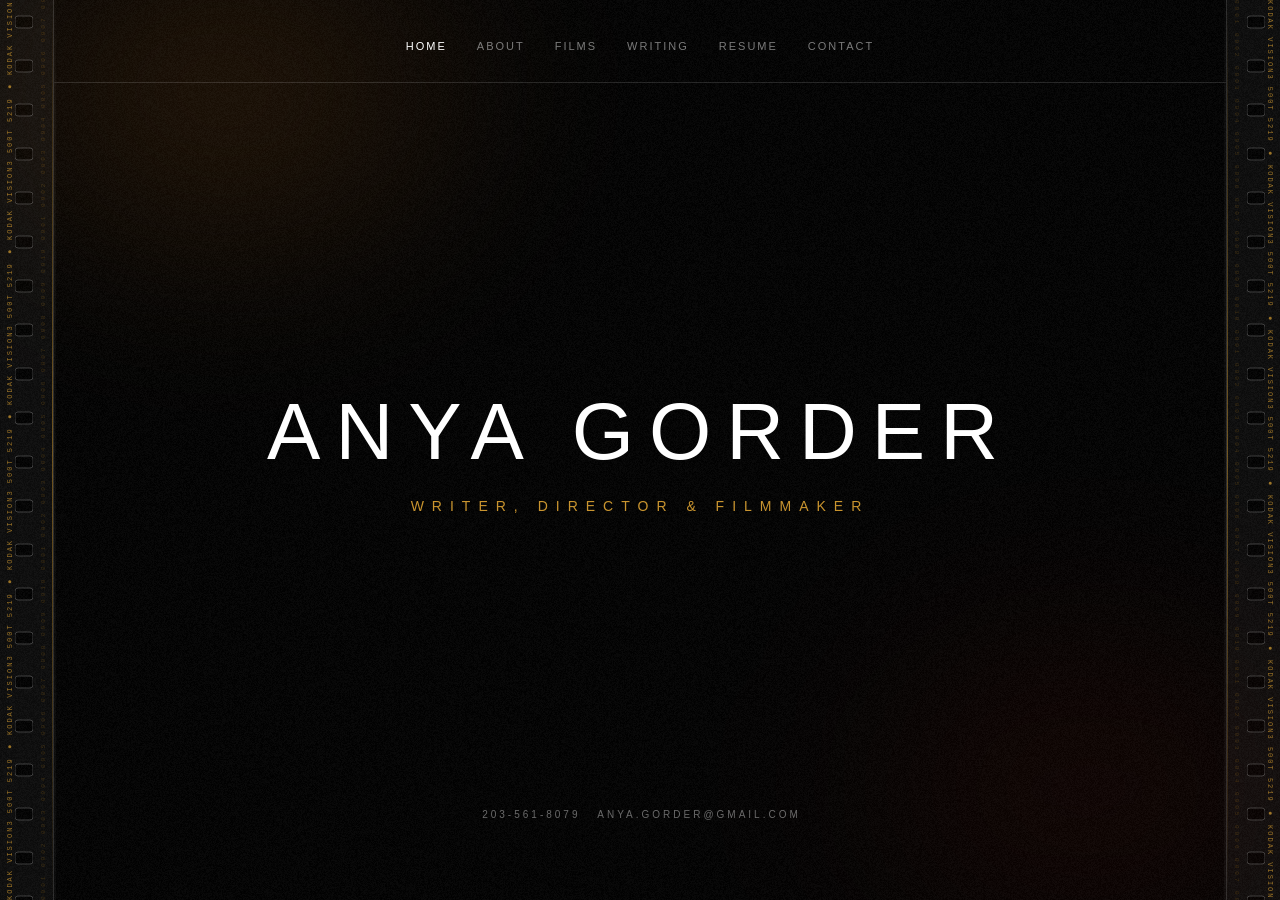
<file: index.html>
<!doctype html>
<html lang="en">

<head>
  <meta charset="utf-8">
  <meta name="viewport" content="width=device-width, initial-scale=1">
  <title>Anya Gorder | Filmmaker</title>
  <meta name="description" content="Portfolio website for filmmaker and writer Anya Gorder.">
  <link rel="stylesheet" href="styles.css">
</head>

<body class="cinematic-theme">
  <nav class="cinematic-nav home-nav">
    <a href="index.html" class="active">HOME</a>
    <a href="about.html">ABOUT</a>
    <a href="films.html">FILMS</a>
    <a href="writing.html">WRITING</a>
    <a href="resume.html">RESUME</a>
    <a href="contact.html">CONTACT</a>
  </nav>

  <main class="cinematic-main home-main">
    <div class="home-hero">
      <div class="home-hero-bg">
        <video autoplay loop muted playsinline preload="metadata" id="bg-video"
          data-hls-src="assets/movies/hls/home-hero/master.m3u8"
          data-fallback-src="assets/movies/web/home-hero-720.mp4">
          <source src="assets/movies/web/home-hero-720.mp4" type="video/mp4">
        </video>
      </div>
      <div class="home-hero-content">
        <h1 class="home-title">ANYA GORDER</h1>
        <p class="home-subtitle">WRITER, DIRECTOR & FILMMAKER</p>
      </div>
    </div>
  </main>

  <footer class="cinematic-footer home-footer">
    <p>203-561-8079&nbsp;&nbsp; ANYA.GORDER@GMAIL.COM</p>
  </footer>

  <script src="film-effects.js"></script>
  <script src="assets/vendor/hls.min.js"></script>
  <script src="adaptive-video.js"></script>
  <script>
    document.addEventListener("DOMContentLoaded", function () {
      const bgVideo = document.getElementById('bg-video');
      if (bgVideo) {
        window.attachAdaptiveVideo(bgVideo, bgVideo.dataset.hlsSrc, bgVideo.dataset.fallbackSrc);
        bgVideo.play().catch(() => {});
      }
    });
  </script>
</body>

</html>
</file>
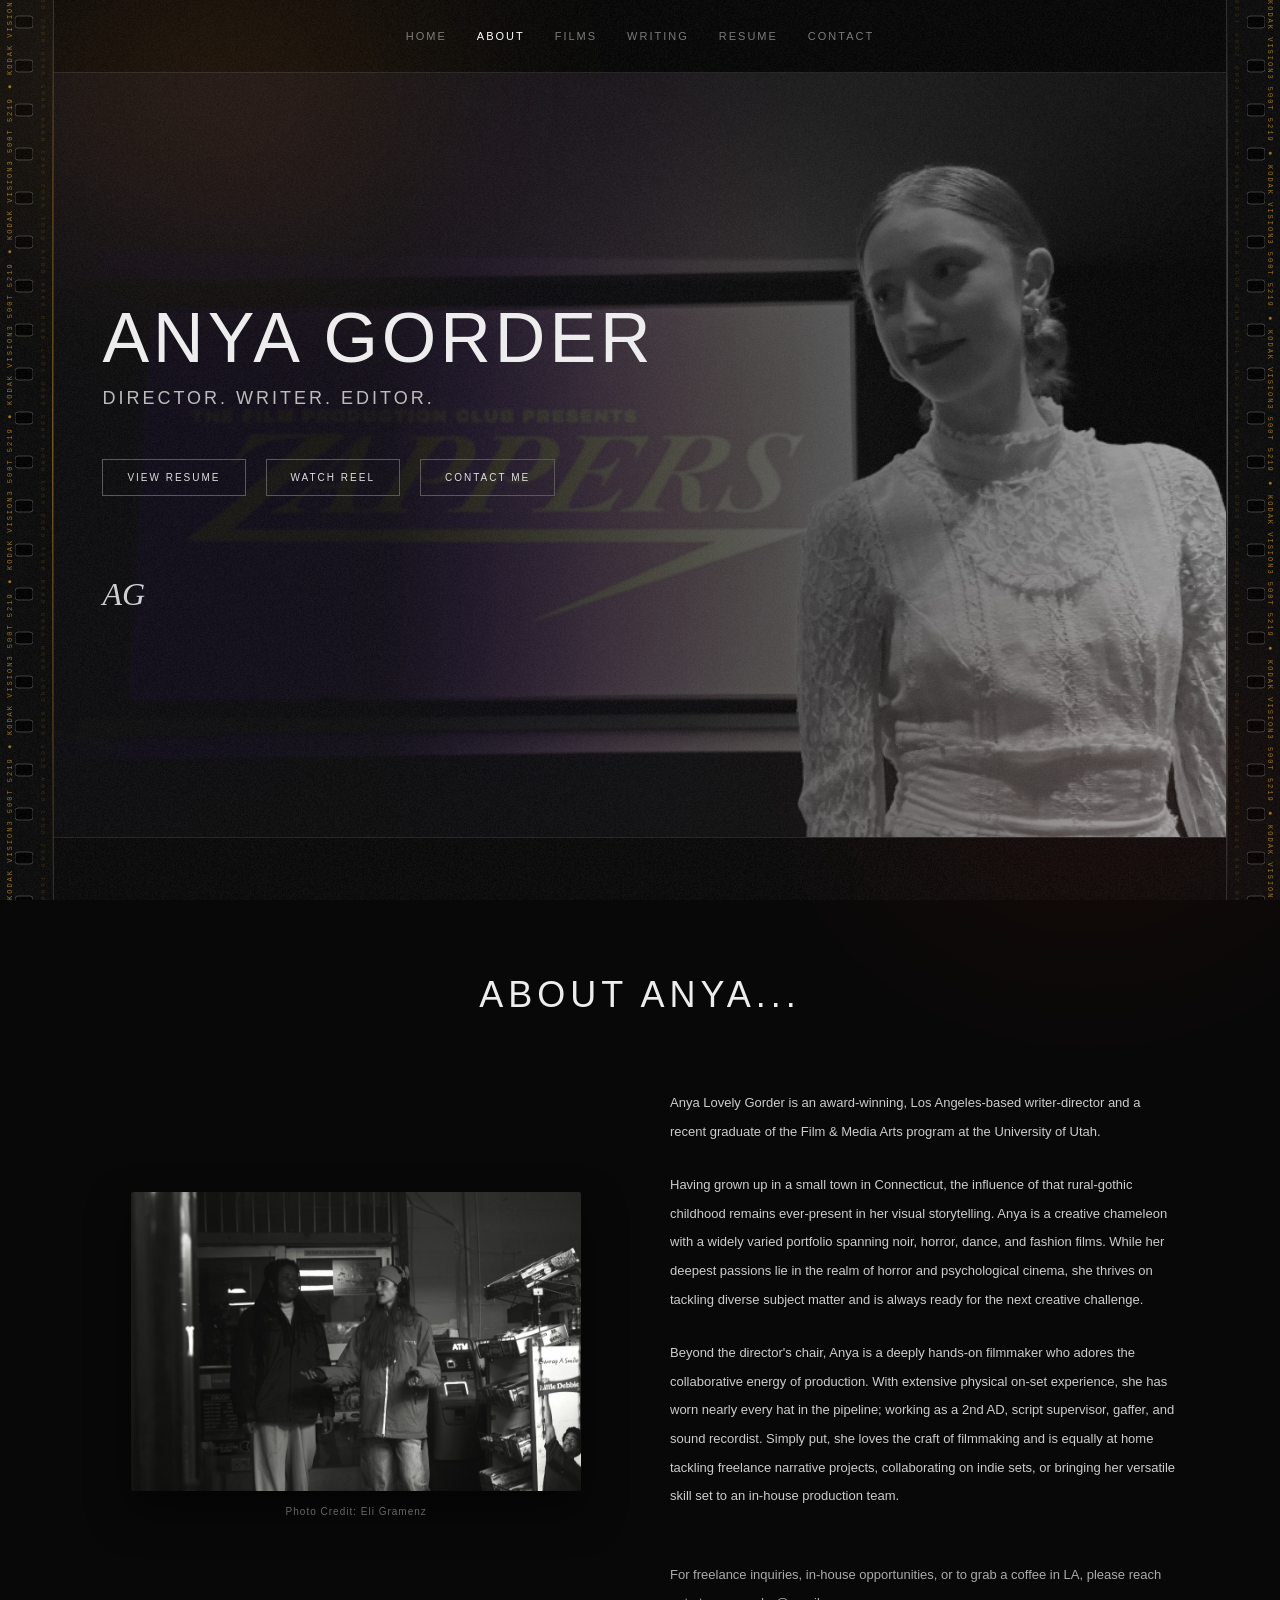
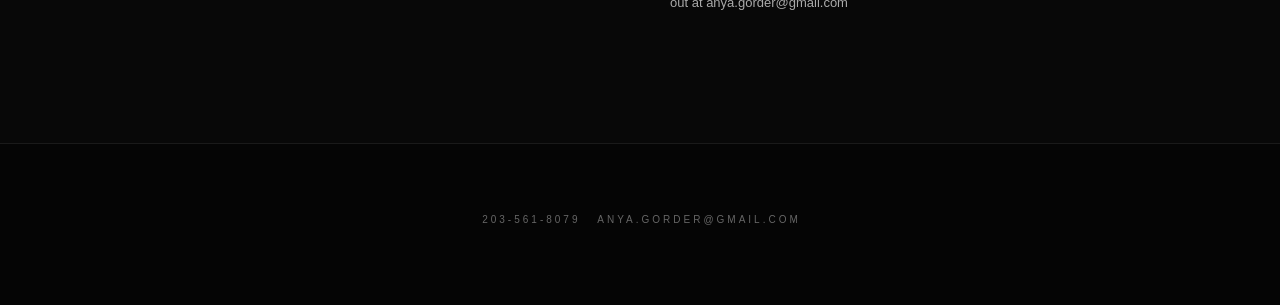
<file: about.html>
<!doctype html>
<html lang="en">
  <head>
    <meta charset="utf-8">
    <meta name="viewport" content="width=device-width, initial-scale=1">
    <title>About | Anya Gorder</title>
    <link rel="stylesheet" href="styles.css">
  </head>
  <body class="cinematic-about">
    <nav class="cinematic-nav">
      <a href="index.html">HOME</a>
      <a href="about.html" class="active">ABOUT</a>
      <a href="films.html">FILMS</a>
      <a href="writing.html">WRITING</a>
      <a href="resume.html">RESUME</a>
      <a href="contact.html">CONTACT</a>
    </nav>
    
    <header class="cinematic-hero">
      <div class="hero-content">
        <h1>ANYA GORDER</h1>
        <h2>DIRECTOR. WRITER. EDITOR.</h2>
        <div class="hero-buttons">
          <a href="resume.html" class="btn-outline">VIEW RESUME</a>
          <a href="films.html" class="btn-outline">WATCH REEL</a>
          <a href="contact.html" class="btn-outline">CONTACT ME</a>
        </div>
        <div class="hero-logo">
          <span>AG</span>
        </div>
      </div>
    </header>

    <main class="cinematic-main">
      <h3 class="section-title">ABOUT ANYA...</h3>
      <div class="bio-container">
        <div class="bio-image-col">
          <img src="assets/about_atm.jpg" alt="Anya and crew member by an ATM" class="bio-portrait">
          <p class="photo-credit">Photo Credit: Eli Gramenz</p>
        </div>
        <div class="bio-text-col">
          <p>Anya Lovely Gorder is an award-winning, Los Angeles-based writer-director and a recent graduate of the Film & Media Arts program at the University of Utah.</p>
          
          <p>Having grown up in a small town in Connecticut, the influence of that rural-gothic childhood remains ever-present in her visual storytelling. Anya is a creative chameleon with a widely varied portfolio spanning noir, horror, dance, and fashion films. While her deepest passions lie in the realm of horror and psychological cinema, she thrives on tackling diverse subject matter and is always ready for the next creative challenge.</p>
          
          <p>Beyond the director's chair, Anya is a deeply hands-on filmmaker who adores the collaborative energy of production. With extensive physical on-set experience, she has worn nearly every hat in the pipeline; working as a 2nd AD, script supervisor, gaffer, and sound recordist. Simply put, she loves the craft of filmmaking and is equally at home tackling freelance narrative projects, collaborating on indie sets, or bringing her versatile skill set to an in-house production team.</p>
          
          <p class="bio-footer-text">For freelance inquiries, in-house opportunities, or to grab a coffee in LA, please reach out at anya.gorder@gmail.com</p>
        </div>
      </div>
    </main>

    <footer class="cinematic-footer">
      <p>203-561-8079&nbsp;&nbsp; ANYA.GORDER@GMAIL.COM</p>
    </footer>
    <script src="film-effects.js"></script>
  </body>
</html>
</file>
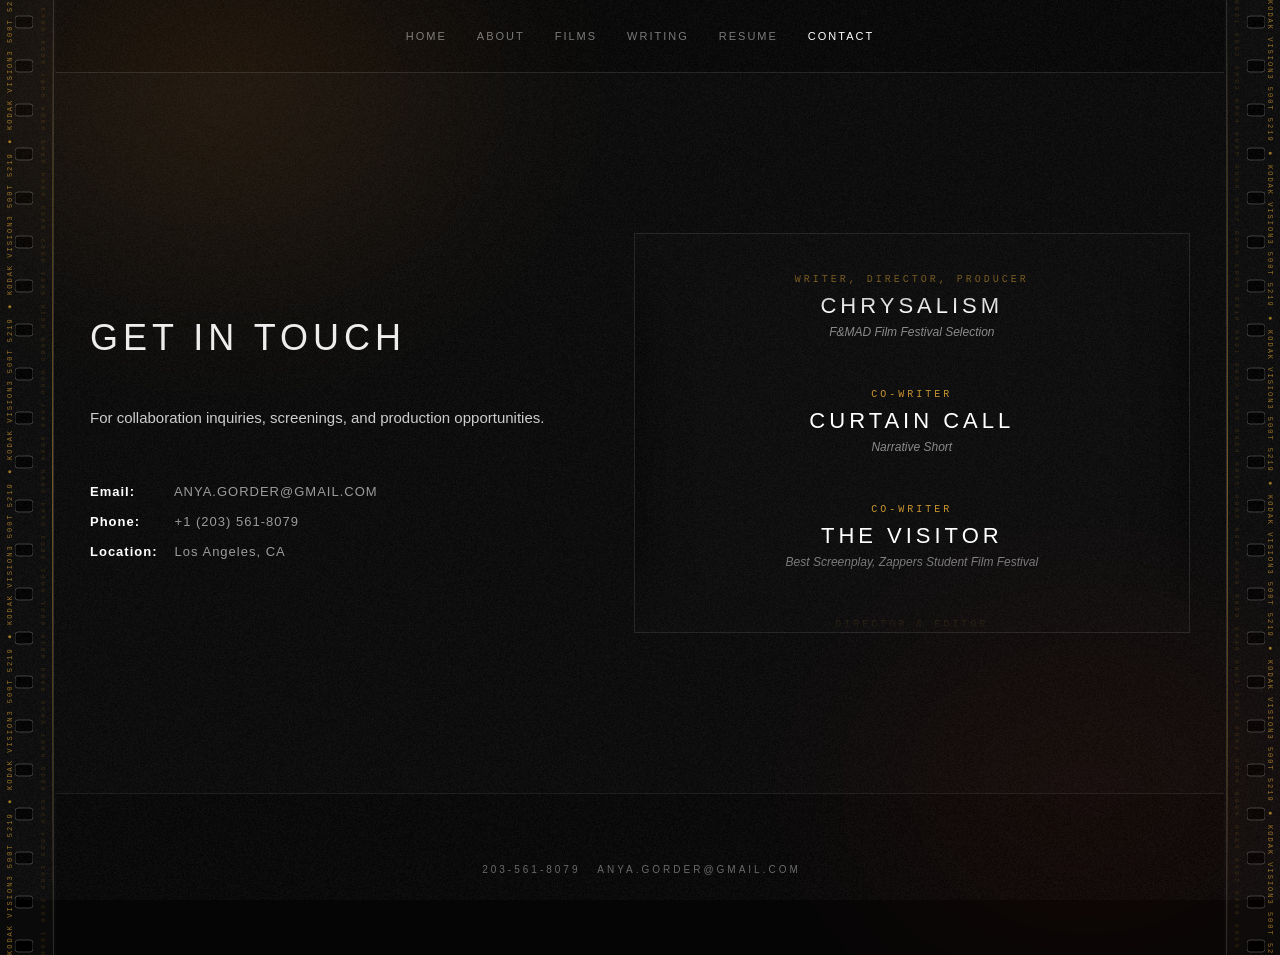
<file: contact.html>
<!doctype html>
<html lang="en">

<head>
  <meta charset="utf-8">
  <meta name="viewport" content="width=device-width, initial-scale=1">
  <title>Contact | Anya Gorder</title>
  <link rel="stylesheet" href="styles.css">
</head>

<body class="cinematic-theme">
  <nav class="cinematic-nav">
    <a href="index.html">HOME</a>
    <a href="about.html">ABOUT</a>
    <a href="films.html">FILMS</a>
    <a href="writing.html">WRITING</a>
    <a href="resume.html">RESUME</a>
    <a href="contact.html" class="active">CONTACT</a>
  </nav>

  <main class="cinematic-main contact-main">
    <div class="contact-container">
      <div class="contact-info">
        <h1 class="section-title">GET IN TOUCH</h1>
        <p class="contact-intro">For collaboration inquiries, screenings, and production opportunities.</p>

        <div class="contact-details">
          <p><strong>Email:</strong> ANYA.GORDER@GMAIL.COM</p>
          <p><strong>Phone:</strong> +1 (203) 561-8079</p>
          <p><strong>Location:</strong> Los Angeles, CA</p>
        </div>
      </div>

      <div class="credits-ticker-wrapper">
        <div class="credits-ticker">
          <!-- First set of credits -->
          <div class="credit-block">
            <span class="credit-role">Writer, Director, Producer</span>
            <span class="credit-title">CHRYSALISM</span>
            <span class="credit-detail">F&MAD Film Festival Selection</span>
          </div>
          <div class="credit-block">
            <span class="credit-role">Co-writer</span>
            <span class="credit-title">CURTAIN CALL</span>
            <span class="credit-detail">Narrative Short</span>
          </div>
          <div class="credit-block">
            <span class="credit-role">Co-writer</span>
            <span class="credit-title">THE VISITOR</span>
            <span class="credit-detail">Best Screenplay, Zappers Student Film Festival</span>
          </div>
          <div class="credit-block">
            <span class="credit-role">Director & Editor</span>
            <span class="credit-title">BEYOND THE BLUE DAWN</span>
            <span class="credit-detail">Dance Film</span>
          </div>
          <div class="credit-block">
            <span class="credit-role">Art Director</span>
            <span class="credit-title">FASHION IN BUSINESS</span>
            <span class="credit-detail">Short Film</span>
          </div>
          <div class="credit-block">
            <span class="credit-role">Script Supervisor</span>
            <span class="credit-title">VARIOUS PRODUCTIONS</span>
            <span class="credit-detail">Perfectly Simple, Sophie, Cashout, etc.</span>
          </div>
          <!-- Duplicated set of credits for infinite scroll -->
          <div class="credit-block" aria-hidden="true">
            <span class="credit-role">Writer, Director, Producer</span>
            <span class="credit-title">CHRYSALISM</span>
            <span class="credit-detail">F&MAD Film Festival Selection</span>
          </div>
          <div class="credit-block" aria-hidden="true">
            <span class="credit-role">Co-writer</span>
            <span class="credit-title">CURTAIN CALL</span>
            <span class="credit-detail">Narrative Short</span>
          </div>
          <div class="credit-block" aria-hidden="true">
            <span class="credit-role">Co-writer</span>
            <span class="credit-title">THE VISITOR</span>
            <span class="credit-detail">Best Screenplay, Zappers Student Film Festival</span>
          </div>
          <div class="credit-block" aria-hidden="true">
            <span class="credit-role">Director & Editor</span>
            <span class="credit-title">BEYOND THE BLUE DAWN</span>
            <span class="credit-detail">Dance Film</span>
          </div>
          <div class="credit-block" aria-hidden="true">
            <span class="credit-role">Art Director</span>
            <span class="credit-title">FASHION IN BUSINESS</span>
            <span class="credit-detail">Short Film</span>
          </div>
          <div class="credit-block" aria-hidden="true">
            <span class="credit-role">Script Supervisor</span>
            <span class="credit-title">VARIOUS PRODUCTIONS</span>
            <span class="credit-detail">Perfectly Simple, Sophie, Cashout, etc.</span>
          </div>
        </div>
      </div>
    </div>
  </main>

  <footer class="cinematic-footer">
    <p>203-561-8079&nbsp;&nbsp; ANYA.GORDER@GMAIL.COM</p>
  </footer>
  <script src="film-effects.js"></script>
</body>

</html>
</file>
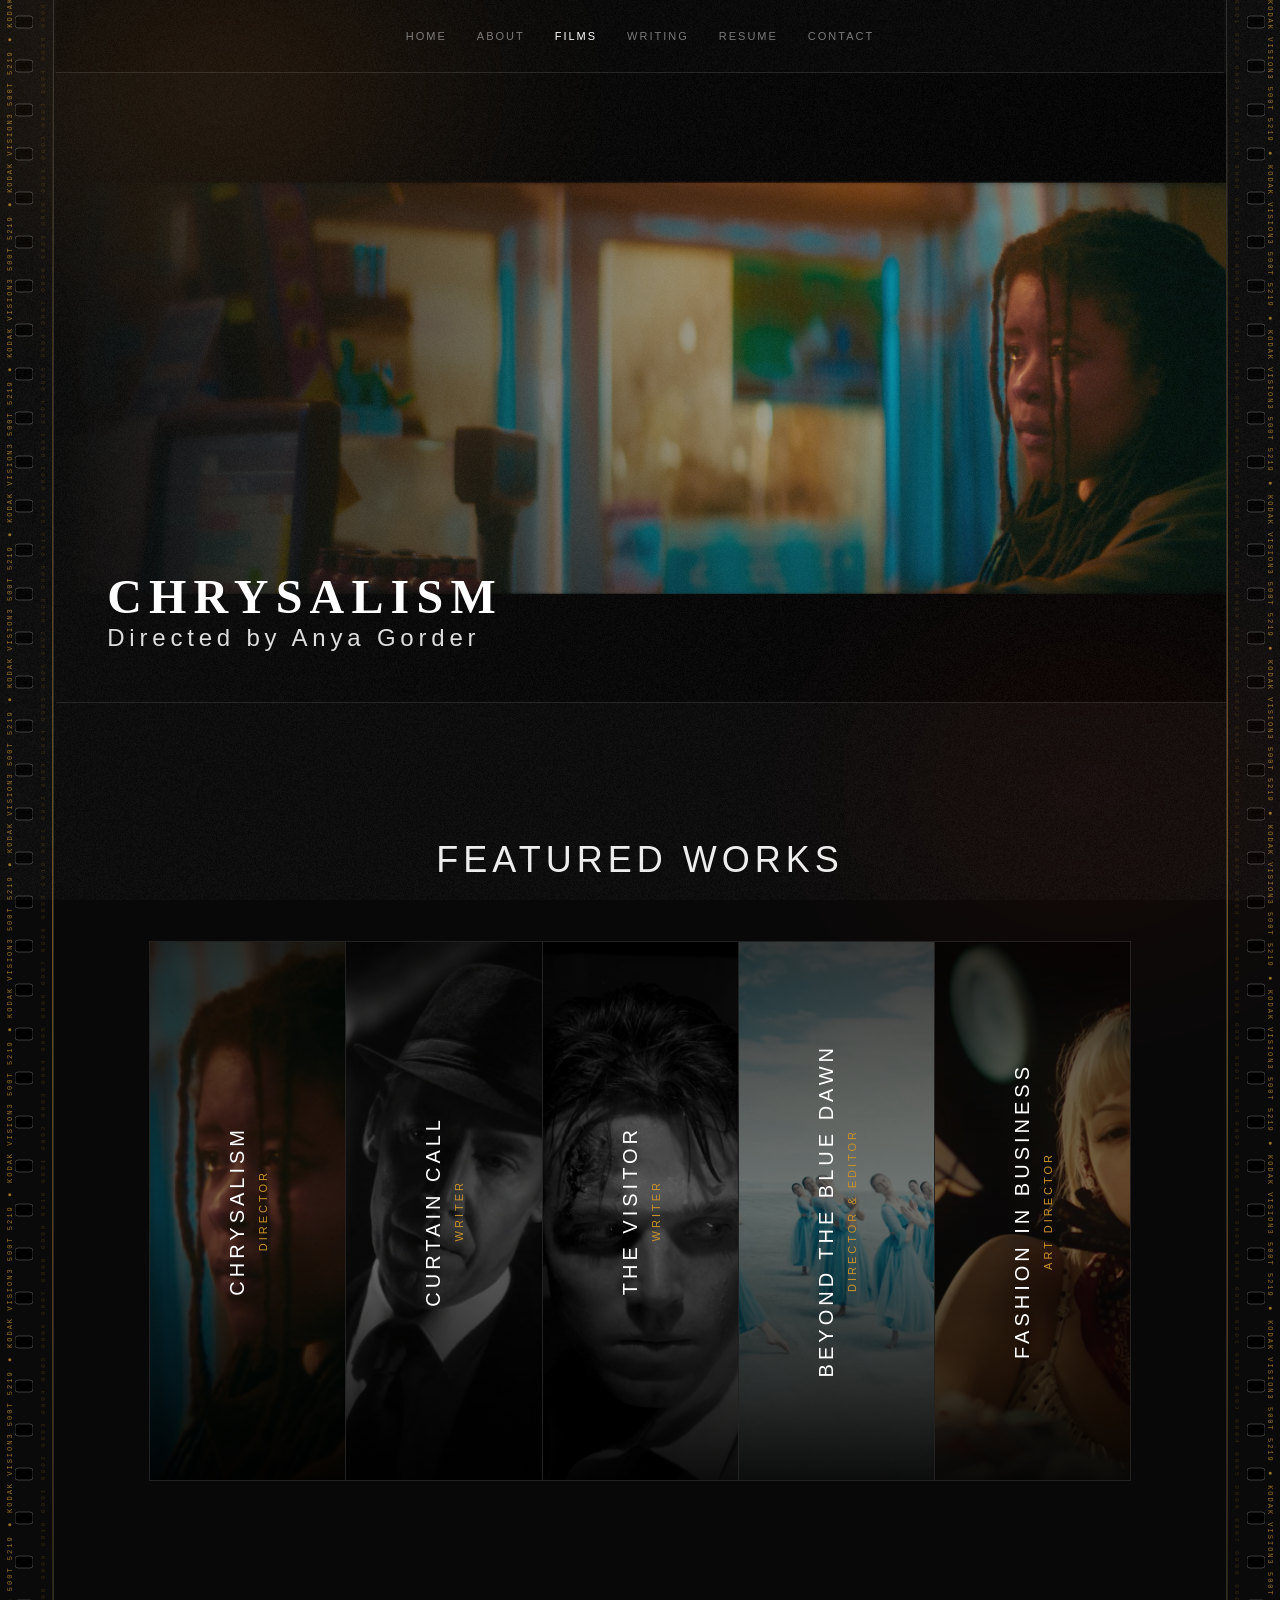
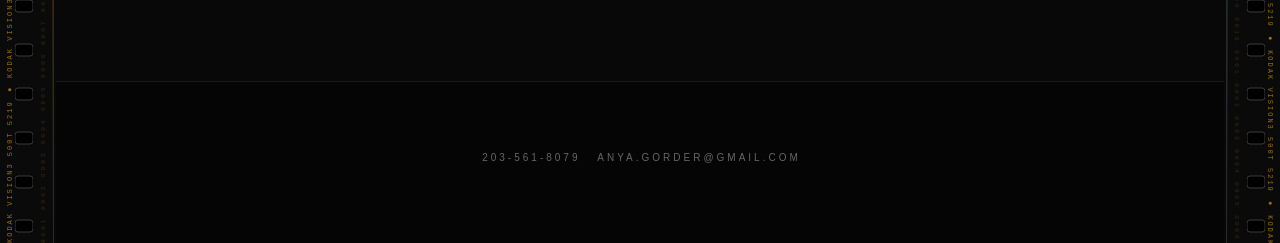
<file: films.html>
<!doctype html>
<html lang="en">

<head>
  <meta charset="utf-8">
  <meta name="viewport" content="width=device-width, initial-scale=1">
  <title>Films | Anya Gorder</title>
  <link rel="stylesheet" href="styles.css">
</head>

<body class="cinematic-theme">
  <nav class="cinematic-nav">
    <a href="index.html">HOME</a>
    <a href="about.html">ABOUT</a>
    <a href="films.html" class="active">FILMS</a>
    <a href="writing.html">WRITING</a>
    <a href="resume.html">RESUME</a>
    <a href="contact.html">CONTACT</a>
  </nav>

  <header class="cinematic-film-hero">
    <video class="hero-video" id="filmsHeroVideo" autoplay loop muted playsinline preload="metadata"
      poster="assets/film_1.png" data-hls-src="assets/movies/hls/films-hero/master.m3u8"
      data-fallback-src="assets/movies/web/films-hero-720.mp4">
      <source src="assets/movies/web/films-hero-720.mp4" type="video/mp4">
    </video>
    <div class="hero-film-overlay"></div>
    <div class="hero-film-content">
      <h1 class="film-title">CHRYSALISM</h1>
      <p class="film-director">Directed by Anya Gorder</p>
    </div>
  </header>

  <main class="cinematic-main">
    <h3 class="section-title">FEATURED WORKS</h3>

    <div class="accordion-gallery">
      <div class="accordion-item" onclick="openModal('chrysalism')">
        <img src="assets/film_1.png" alt="Chrysalism" class="accordion-bg">
        <div class="accordion-overlay"></div>
        <div class="accordion-content">
          <div class="vertical-title-wrapper">
            <h2 class="vertical-title">CHRYSALISM</h2>
            <p class="vertical-role">Director</p>
          </div>
          <div class="expanded-info">
            <h3>CHRYSALISM</h3>
            <p>A young woman steps out into the night for a simple errand, only to find the outside world growing
              increasingly hostile as her sense of safety begins to fracture.

            </p>
            <span class="watch-btn">CLICK TO WATCH</span>
          </div>
        </div>
      </div>

      <div class="accordion-item"
        onclick="openModal('curtain')">
        <img src="assets/film_3.png" alt="Curtain Call" class="accordion-bg">
        <div class="accordion-overlay"></div>
        <div class="accordion-content">
          <div class="vertical-title-wrapper">
            <h2 class="vertical-title">CURTAIN CALL</h2>
            <p class="vertical-role">Writer</p>
          </div>
          <div class="expanded-info">
            <h3>CURTAIN CALL</h3>
            <p>Amidst the grandeur of a crowded opera house, a woman finds herself trapped in a deadly game of
              cat-and-mouse with her tycoon husband.</p>
            <span class="watch-btn">CLICK TO WATCH</span>
          </div>
        </div>
      </div>

      <div class="accordion-item"
        onclick="openModal('visitor')">
        <img src="assets/film_2.png" alt="The Visitor" class="accordion-bg">
        <div class="accordion-overlay"></div>
        <div class="accordion-content">
          <div class="vertical-title-wrapper">
            <h2 class="vertical-title">THE VISITOR</h2>
            <p class="vertical-role">Writer</p>
          </div>
          <div class="expanded-info">
            <h3>THE VISITOR</h3>
            <p>In 1948, in Chicago’s underbelly, a weary low-life finds his evening upended by a desperate visitor.</p>
            <span class="watch-btn">CLICK TO WATCH</span>
          </div>
        </div>
      </div>

      <div class="accordion-item" onclick="openModal('beyond')">
        <img src="assets/film_5.png" alt="Beyond the Blue Dawn" class="accordion-bg">
        <div class="accordion-overlay"></div>
        <div class="accordion-content">
          <div class="vertical-title-wrapper">
            <h2 class="vertical-title">BEYOND THE BLUE DAWN</h2>
            <p class="vertical-role">Director & Editor</p>
          </div>
          <div class="expanded-info">
            <h3>BEYOND THE BLUE DAWN</h3>
            <p>Awakening alone in a surreal afterlife, a woman must shed her earthly shroud to join those awaiting her.
            </p>
            <span class="watch-btn">CLICK TO WATCH</span>
          </div>
        </div>
      </div>

      <div class="accordion-item"
        onclick="openModal('fashion')">
        <img src="assets/film_4.png" alt="Fashion in Business" class="accordion-bg">
        <div class="accordion-overlay"></div>
        <div class="accordion-content">
          <div class="vertical-title-wrapper">
            <h2 class="vertical-title">FASHION IN BUSINESS</h2>
            <p class="vertical-role">Art Director</p>
          </div>
          <div class="expanded-info">
            <h3>FASHION IN BUSINESS</h3>
            <p>Comercial fashion shoot showcasing student designers.</p>
            <span class="watch-btn">CLICK TO WATCH</span>
          </div>
        </div>
      </div>
    </div>
  </main>

  <footer class="cinematic-footer">
    <p>203-561-8079&nbsp;&nbsp; ANYA.GORDER@GMAIL.COM</p>
  </footer>

  <div id="videoModal" class="video-modal">
    <div class="modal-content" id="videoContainer">
      <video id="modalVideo" playsinline preload="metadata">
        <source src="" type="video/mp4">
        Your browser does not support HTML video.
      </video>
      <span class="close-modal" onclick="closeModal()">&times;</span>

      <div id="videoControls" class="video-controls visible">
        <button id="playPauseBtn" class="control-btn" title="Play/Pause">
          <svg viewBox="0 0 24 24" width="24" height="24" stroke="currentColor" stroke-width="2" fill="none"
            stroke-linecap="round" stroke-linejoin="round" class="icon-play">
            <polygon points="5 3 19 12 5 21 5 3"></polygon>
          </svg>
        </button>

        <div class="progress-container" id="progressContainer">
          <div class="progress-bar" id="progressBar"></div>
        </div>

        <div class="time-display">
          <span id="currentTime">00:00</span> / <span id="durationTime">00:00</span>
        </div>

        <button id="muteBtn" class="control-btn" title="Mute/Unmute">
          <svg viewBox="0 0 24 24" width="24" height="24" stroke="currentColor" stroke-width="2" fill="none"
            stroke-linecap="round" stroke-linejoin="round" class="icon-volume">
            <polygon points="11 5 6 9 2 9 2 15 6 15 11 19 11 5"></polygon>
            <path d="M19.07 4.93a10 10 0 0 1 0 14.14M15.54 8.46a5 5 0 0 1 0 7.07"></path>
          </svg>
        </button>

        <button id="fullscreenBtn" class="control-btn" title="Fullscreen">
          <svg viewBox="0 0 24 24" width="24" height="24" stroke="currentColor" stroke-width="2" fill="none"
            stroke-linecap="round" stroke-linejoin="round" class="icon-fullscreen">
            <path d="M8 3H5a2 2 0 0 0-2 2v3m18 0V5a2 2 0 0 0-2-2h-3m0 18h3a2 2 0 0 0 2-2v-3M3 16v3a2 2 0 0 0 2 2h3">
            </path>
          </svg>
        </button>
      </div>

      <div id="centerPlayIndicator" class="center-play-indicator"></div>
    </div>
  </div>

  <script src="assets/vendor/hls.min.js"></script>
  <script src="adaptive-video.js"></script>
  <script>
    const modal = document.getElementById('videoModal');
    const videoPlayer = document.getElementById('modalVideo');
    const playPauseBtn = document.getElementById('playPauseBtn');
    const muteBtn = document.getElementById('muteBtn');
    const fullscreenBtn = document.getElementById('fullscreenBtn');
    const progressBar = document.getElementById('progressBar');
    const progressContainer = document.getElementById('progressContainer');
    const currentTimeEl = document.getElementById('currentTime');
    const durationTimeEl = document.getElementById('durationTime');
    const videoControls = document.getElementById('videoControls');
    const centerPlayIndicator = document.getElementById('centerPlayIndicator');
    const videoContainer = document.getElementById('videoContainer');
    const filmSources = {
      chrysalism: {
        hls: 'assets/movies/hls/chrysalism/master.m3u8',
        fallback: 'assets/movies/web/chrysalism-720.mp4'
      },
      curtain: {
        hls: 'assets/movies/hls/curtain-call/master.m3u8',
        fallback: 'assets/movies/web/curtain-call-720.mp4'
      },
      visitor: {
        hls: 'assets/movies/hls/the-visitor/master.m3u8',
        fallback: 'assets/movies/web/the-visitor-720.mp4'
      },
      beyond: {
        hls: 'assets/movies/hls/beyond-blue-dawn/master.m3u8',
        fallback: 'assets/movies/web/beyond-blue-dawn-720.mp4'
      },
      fashion: {
        hls: 'assets/movies/hls/fashion-business/master.m3u8',
        fallback: 'assets/movies/web/fashion-business-720.mp4'
      }
    };

    let hideControlsTimeout;
    let isScrubbing = false;

    function openModal(filmKey) {
      const source = filmSources[filmKey] || { fallback: filmKey };
      modal.style.display = 'flex';
      window.attachAdaptiveVideo(videoPlayer, source.hls, source.fallback);
      videoPlayer.play().catch(() => {
        videoControls.classList.add('visible');
      });
      updatePlayPauseIcon();
      handleMouseMove();
    }

    function closeModal() {
      modal.style.display = 'none';
      videoPlayer.pause();
      videoPlayer.currentTime = 0;
      window.detachAdaptiveVideo(videoPlayer);
      if (document.fullscreenElement) {
        document.exitFullscreen();
      }
    }

    function togglePlay() {
      if (videoPlayer.paused) {
        videoPlayer.play();
        showCenterIndicator('<svg viewBox="0 0 24 24" width="64" height="64" stroke="currentColor" stroke-width="1.5" fill="none" stroke-linecap="round" stroke-linejoin="round"><polygon points="5 3 19 12 5 21 5 3"></polygon></svg>');
      } else {
        videoPlayer.pause();
        showCenterIndicator('<svg viewBox="0 0 24 24" width="64" height="64" stroke="currentColor" stroke-width="1.5" fill="none" stroke-linecap="round" stroke-linejoin="round"><rect x="6" y="4" width="4" height="16"></rect><rect x="14" y="4" width="4" height="16"></rect></svg>');
      }
      updatePlayPauseIcon();
    }

    function updatePlayPauseIcon() {
      if (videoPlayer.paused) {
        playPauseBtn.innerHTML = '<svg viewBox="0 0 24 24" width="24" height="24" stroke="currentColor" stroke-width="2" fill="none" stroke-linecap="round" stroke-linejoin="round"><polygon points="5 3 19 12 5 21 5 3"></polygon></svg>';
      } else {
        playPauseBtn.innerHTML = '<svg viewBox="0 0 24 24" width="24" height="24" stroke="currentColor" stroke-width="2" fill="none" stroke-linecap="round" stroke-linejoin="round"><rect x="6" y="4" width="4" height="16"></rect><rect x="14" y="4" width="4" height="16"></rect></svg>';
      }
    }

    function formatTime(seconds) {
      if (isNaN(seconds)) return "00:00";
      const min = Math.floor(seconds / 60);
      const sec = Math.floor(seconds % 60);
      return `${min.toString().padStart(2, '0')}:${sec.toString().padStart(2, '0')}`;
    }

    function updateProgress() {
      const percent = videoPlayer.duration ? (videoPlayer.currentTime / videoPlayer.duration) * 100 : 0;
      progressBar.style.width = `${percent}%`;
      currentTimeEl.textContent = formatTime(videoPlayer.currentTime);
    }

    function getScrubTime(clientX) {
      const rect = progressContainer.getBoundingClientRect();
      const scrubPercent = Math.max(0, Math.min(1, (clientX - rect.left) / rect.width));
      return scrubPercent * videoPlayer.duration;
    }

    function getClientX(e) {
      if (typeof e.clientX === 'number') {
        return e.clientX;
      }

      if (e.touches && e.touches.length) {
        return e.touches[0].clientX;
      }

      if (e.changedTouches && e.changedTouches.length) {
        return e.changedTouches[0].clientX;
      }

      return null;
    }

    function setProgress(clientX) {
      if (!videoPlayer.duration || clientX === null) {
        return;
      }

      const newTime = getScrubTime(clientX);
      videoPlayer.currentTime = newTime;
      updateProgress();
    }

    function beginScrub(e) {
      e.preventDefault();
      e.stopPropagation();
      isScrubbing = true;
      if (typeof e.pointerId === 'number' && progressContainer.setPointerCapture) {
        progressContainer.setPointerCapture(e.pointerId);
      }
      setProgress(getClientX(e));
    }

    function updateScrub(e) {
      if (!isScrubbing) {
        return;
      }

      e.preventDefault();
      e.stopPropagation();
      setProgress(getClientX(e));
    }

    function endScrub(e) {
      if (!isScrubbing) {
        return;
      }

      e.preventDefault();
      e.stopPropagation();
      isScrubbing = false;
      setProgress(getClientX(e));

      if (typeof e.pointerId === 'number' && progressContainer.hasPointerCapture && progressContainer.hasPointerCapture(e.pointerId)) {
        progressContainer.releasePointerCapture(e.pointerId);
      }
    }

    function toggleMute() {
      videoPlayer.muted = !videoPlayer.muted;
      if (videoPlayer.muted) {
        muteBtn.innerHTML = '<svg viewBox="0 0 24 24" width="24" height="24" stroke="currentColor" stroke-width="2" fill="none" stroke-linecap="round" stroke-linejoin="round"><polygon points="11 5 6 9 2 9 2 15 6 15 11 19 11 5"></polygon><line x1="23" y1="9" x2="17" y2="15"></line><line x1="17" y1="9" x2="23" y2="15"></line></svg>';
      } else {
        muteBtn.innerHTML = '<svg viewBox="0 0 24 24" width="24" height="24" stroke="currentColor" stroke-width="2" fill="none" stroke-linecap="round" stroke-linejoin="round"><polygon points="11 5 6 9 2 9 2 15 6 15 11 19 11 5"></polygon><path d="M19.07 4.93a10 10 0 0 1 0 14.14M15.54 8.46a5 5 0 0 1 0 7.07"></path></svg>';
      }
    }

    function toggleFullscreen() {
      if (!document.fullscreenElement) {
        videoContainer.requestFullscreen().catch(err => {
          console.error(`Error attempting to enable fullscreen: ${err.message}`);
        });
      } else {
        document.exitFullscreen();
      }
    }

    function showCenterIndicator(svgHtml) {
      centerPlayIndicator.innerHTML = svgHtml;
      centerPlayIndicator.style.opacity = '1';
      centerPlayIndicator.style.transform = 'translate(-50%, -50%) scale(1.2)';
      setTimeout(() => {
        centerPlayIndicator.style.opacity = '0';
        centerPlayIndicator.style.transform = 'translate(-50%, -50%) scale(1)';
      }, 500);
    }

    function handleMouseMove() {
      videoControls.classList.add('visible');
      videoContainer.style.cursor = 'default';
      clearTimeout(hideControlsTimeout);
      hideControlsTimeout = setTimeout(() => {
        if (!videoPlayer.paused) {
          videoControls.classList.remove('visible');
          videoContainer.style.cursor = 'none';
        }
      }, 2500);
    }

    // Event Listeners
    videoPlayer.addEventListener('click', togglePlay);
    playPauseBtn.addEventListener('click', (e) => { e.stopPropagation(); togglePlay(); });
    videoPlayer.addEventListener('timeupdate', updateProgress);
    videoPlayer.addEventListener('loadedmetadata', () => {
      durationTimeEl.textContent = formatTime(videoPlayer.duration);
    });
    progressContainer.addEventListener('pointerdown', beginScrub);
    progressContainer.addEventListener('pointermove', updateScrub);
    progressContainer.addEventListener('pointerup', endScrub);
    progressContainer.addEventListener('pointercancel', endScrub);
    progressContainer.addEventListener('mousedown', beginScrub);
    progressContainer.addEventListener('mousemove', updateScrub);
    progressContainer.addEventListener('mouseup', endScrub);
    progressContainer.addEventListener('mouseleave', endScrub);
    progressContainer.addEventListener('touchstart', beginScrub, { passive: false });
    progressContainer.addEventListener('touchmove', updateScrub, { passive: false });
    progressContainer.addEventListener('touchend', endScrub, { passive: false });
    progressContainer.addEventListener('touchcancel', endScrub, { passive: false });
    progressContainer.addEventListener('click', (e) => {
      e.preventDefault();
      e.stopPropagation();
      setProgress(getClientX(e));
    });
    videoControls.addEventListener('click', (e) => e.stopPropagation());
    videoControls.addEventListener('pointerdown', (e) => e.stopPropagation());
    muteBtn.addEventListener('click', (e) => { e.stopPropagation(); toggleMute(); });
    fullscreenBtn.addEventListener('click', (e) => { e.stopPropagation(); toggleFullscreen(); });

    videoContainer.addEventListener('mousemove', handleMouseMove);
    videoContainer.addEventListener('mouseleave', () => {
      if (!videoPlayer.paused) {
        videoControls.classList.remove('visible');
      }
    });
    videoPlayer.addEventListener('play', () => {
      updatePlayPauseIcon();
      handleMouseMove();
    });
    videoPlayer.addEventListener('pause', () => {
      updatePlayPauseIcon();
      videoControls.classList.add('visible');
      videoContainer.style.cursor = 'default';
      clearTimeout(hideControlsTimeout);
    });

    document.addEventListener('keydown', function (event) {
      if (event.key === "Escape") {
        closeModal();
      } else if (event.key === " ") {
        if (modal.style.display === 'flex') {
          event.preventDefault();
          togglePlay();
        }
      }
    });

    // Auto-play modal based on query string
    document.addEventListener('DOMContentLoaded', () => {
      const heroVideo = document.getElementById('filmsHeroVideo');
      if (heroVideo) {
        window.attachAdaptiveVideo(heroVideo, heroVideo.dataset.hlsSrc, heroVideo.dataset.fallbackSrc);
        heroVideo.play().catch(() => {});
      }

      const urlParams = new URLSearchParams(window.location.search);
      const playFilm = urlParams.get('play');
      if (playFilm) {
        const movies = {
          'chrysalism': 'chrysalism',
          'visitor': 'visitor',
          'curtain': 'curtain',
          'fashion': 'fashion',
          'beyond': 'beyond'
        };

        if (movies[playFilm]) {
          // Slight delay to ensure video container is ready and overlay removed
          setTimeout(() => {
            openModal(movies[playFilm]);
          }, 100);
        }
      }
    });
  </script>
  <script src="film-effects.js"></script>
</body>

</html>
</file>
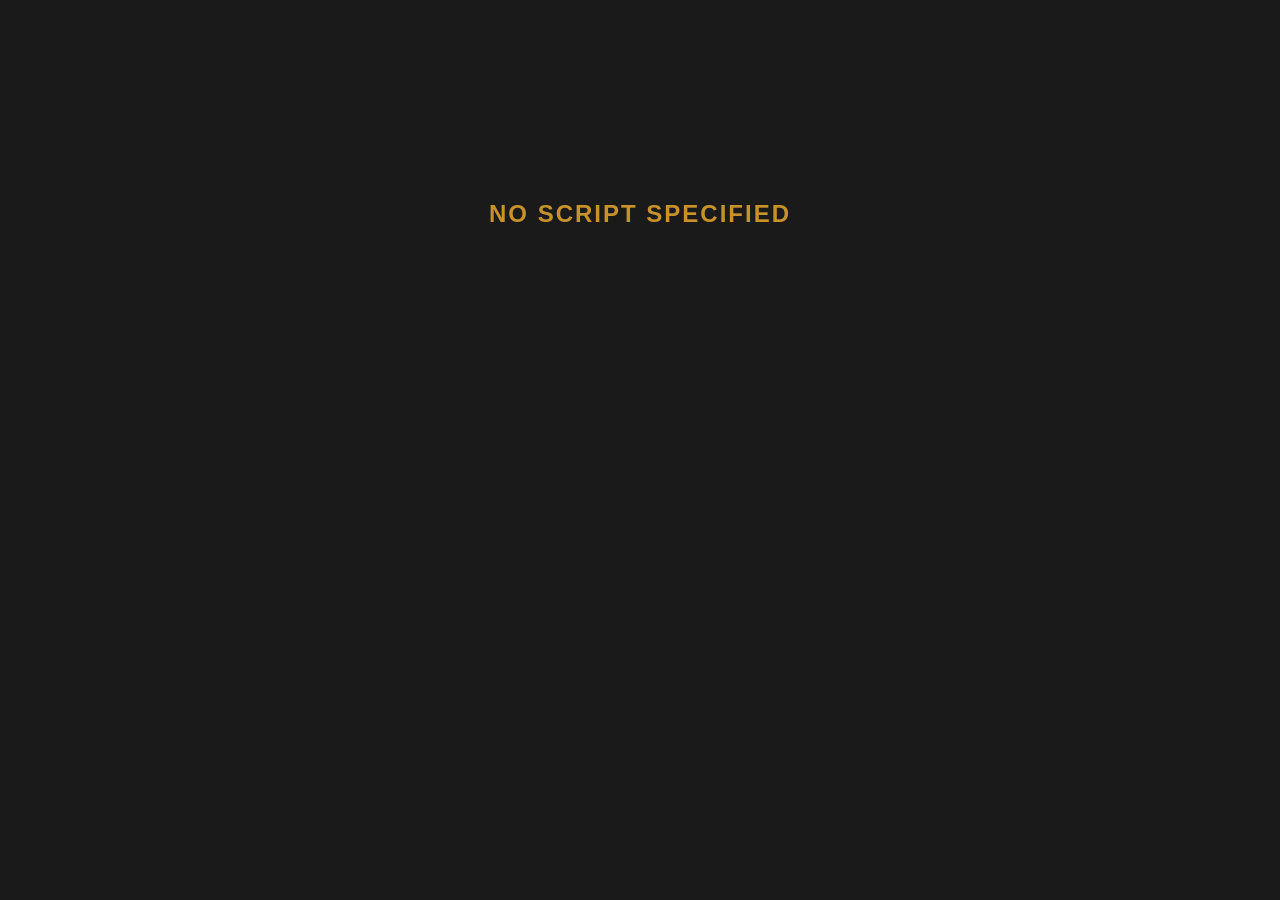
<file: reader.html>
<!doctype html>
<html lang="en">
  <head>
    <meta charset="utf-8">
    <meta name="viewport" content="width=device-width, initial-scale=1">
    <title>Script Reader | Anya Gorder</title>
    <style>
      body, html {
        margin: 0;
        padding: 0;
        width: 100%;
        height: 100vh;
        background-color: #1a1a1a;
        overflow: hidden;
      }

      .pdf-filter-defs {
        position: absolute;
        width: 0;
        height: 0;
        overflow: hidden;
      }

      .viewer-container {
        position: relative;
        width: 100%;
        height: 100%;
        background-color: #3f3f3f;
        isolation: isolate;
      }

      .pdf-viewer {
        width: 100%;
        height: 100%;
        border: none;
        background-color: #3f3f3f;
        /* Invert white PDF pages to black, then remap mid-greys to charcoal. */
        filter: invert(1) url("#charcoal-pdf-filter");
      }
    </style>
  </head>
  <body>
    <svg class="pdf-filter-defs" aria-hidden="true" focusable="false" width="0" height="0">
      <filter id="charcoal-pdf-filter" color-interpolation-filters="sRGB">
        <feComponentTransfer>
          <feFuncR type="gamma" amplitude="1" exponent="5" offset="0" />
          <feFuncG type="gamma" amplitude="1" exponent="5" offset="0" />
          <feFuncB type="gamma" amplitude="1" exponent="5" offset="0" />
        </feComponentTransfer>
      </filter>
    </svg>
    <div class="viewer-container">
      <iframe id="pdf-frame" class="pdf-viewer" src=""></iframe>
    </div>
    <script>
      const urlParams = new URLSearchParams(window.location.search);
      const file = urlParams.get('file');
      if (file) {
        document.getElementById('pdf-frame').src = file;
      } else {
        document.body.innerHTML = '<h2 style="color:#c8922a; text-align:center; padding-top:20vh; font-family:sans-serif; letter-spacing: 2px;">NO SCRIPT SPECIFIED</h2>';
      }
    </script>
  </body>
</html>
</file>
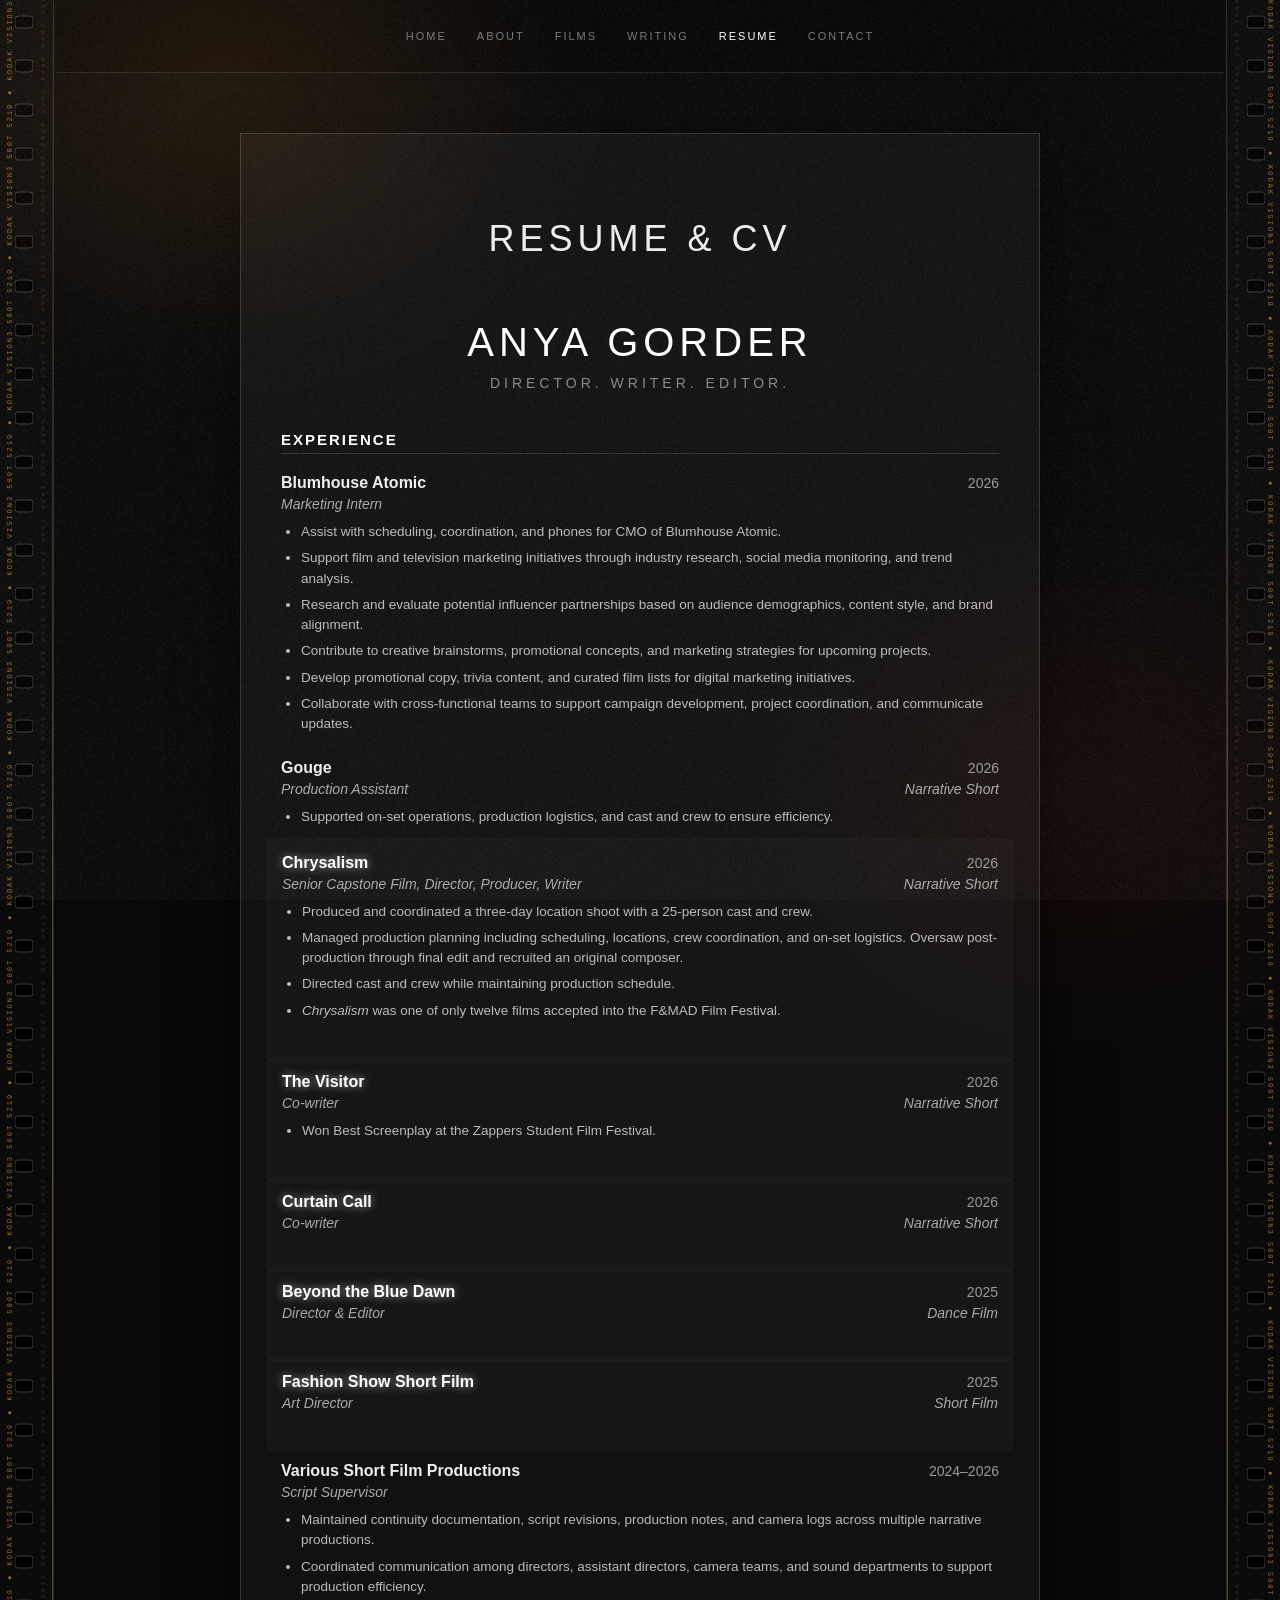
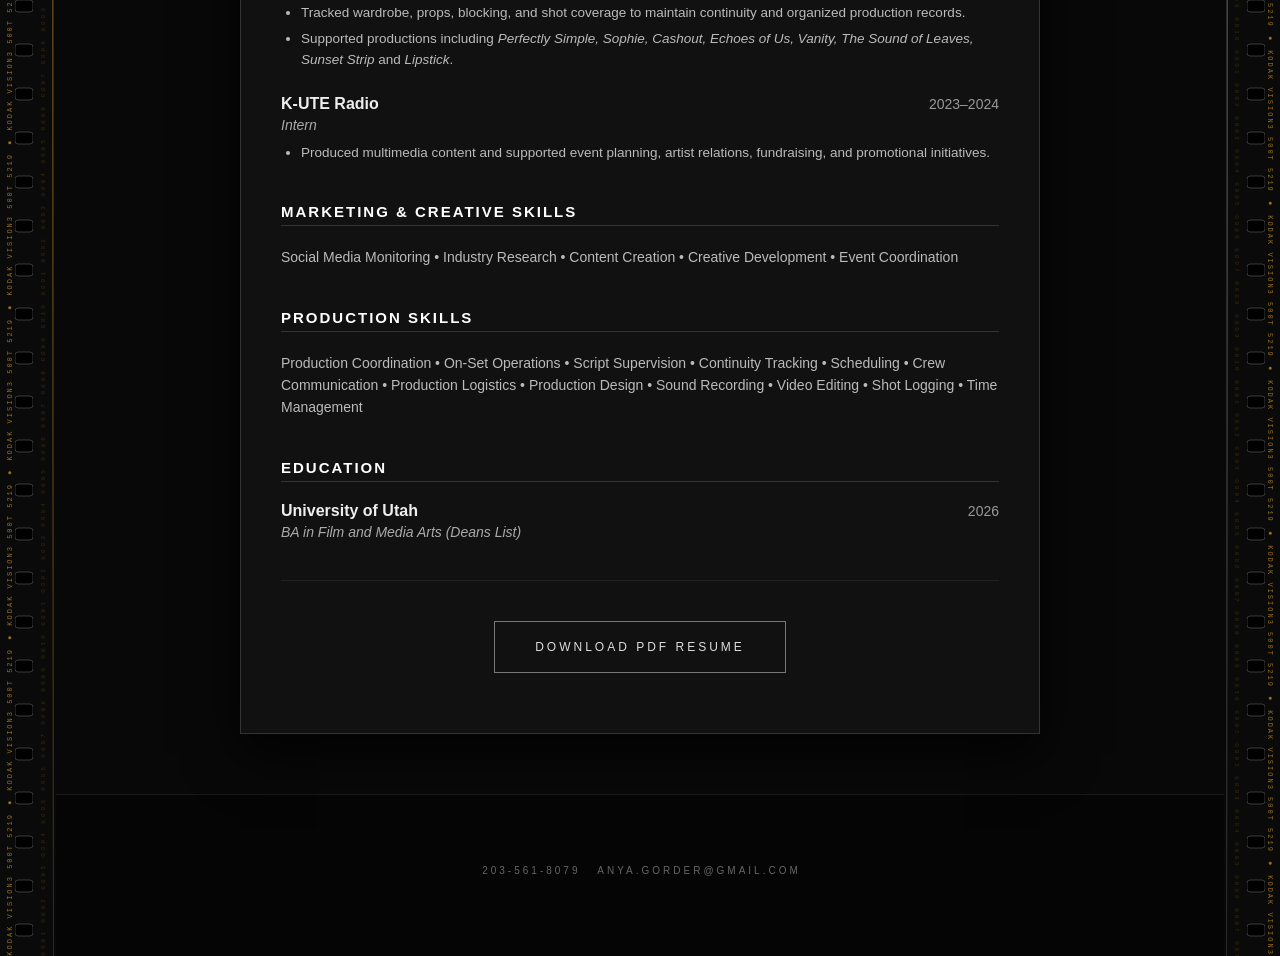
<file: resume.html>
<!doctype html>
<html lang="en">
  <head>
    <meta charset="utf-8">
    <meta name="viewport" content="width=device-width, initial-scale=1">
    <title>Resume | Anya Gorder</title>
    <link rel="stylesheet" href="styles.css">
  </head>
  <body class="cinematic-theme">
    <nav class="cinematic-nav">
      <a href="index.html">HOME</a>
      <a href="about.html">ABOUT</a>
      <a href="films.html">FILMS</a>
      <a href="writing.html">WRITING</a>
      <a href="resume.html" class="active">RESUME</a>
      <a href="contact.html">CONTACT</a>
    </nav>
    
    <main class="cinematic-main resume-main">
      <div class="resume-container">
        <h1 class="section-title">RESUME & CV</h1>
        
        <div class="resume-content-box">
          <h2>ANYA GORDER</h2>
          <p class="subtitle">DIRECTOR. WRITER. EDITOR.</p>
          
          <div class="full-resume">
            <h3 class="resume-section-title">EXPERIENCE</h3>

            <div class="resume-item">
              <div class="resume-item-header">
                <span class="resume-item-title">Blumhouse Atomic</span>
                <span class="resume-item-date">2026</span>
              </div>
              <div class="resume-item-subtitle">
                <span>Marketing Intern</span>
              </div>
              <ul class="resume-item-bullets">
                <li>Assist with scheduling, coordination, and phones for CMO of Blumhouse Atomic.</li>
                <li>Support film and television marketing initiatives through industry research, social media monitoring, and trend analysis.</li>
                <li>Research and evaluate potential influencer partnerships based on audience demographics, content style, and brand alignment.</li>
                <li>Contribute to creative brainstorms, promotional concepts, and marketing strategies for upcoming projects.</li>
                <li>Develop promotional copy, trivia content, and curated film lists for digital marketing initiatives.</li>
                <li>Collaborate with cross-functional teams to support campaign development, project coordination, and communicate updates.</li>
              </ul>
            </div>

            <div class="resume-item">
              <div class="resume-item-header">
                <span class="resume-item-title">Gouge</span>
                <span class="resume-item-date">2026</span>
              </div>
              <div class="resume-item-subtitle">
                <span>Production Assistant</span>
                <span>Narrative Short</span>
              </div>
              <ul class="resume-item-bullets">
                <li>Supported on-set operations, production logistics, and cast and crew to ensure efficiency.</li>
              </ul>
            </div>

            <a href="films.html?play=chrysalism" class="glow-link">
              <div class="resume-item">
                <div class="resume-item-header">
                  <span class="resume-item-title">Chrysalism</span>
                  <span class="resume-item-date">2026</span>
                </div>
                <div class="resume-item-subtitle">
                  <span>Senior Capstone Film, Director, Producer, Writer</span>
                  <span>Narrative Short</span>
                </div>
                <ul class="resume-item-bullets">
                  <li>Produced and coordinated a three-day location shoot with a 25-person cast and crew.</li>
                  <li>Managed production planning including scheduling, locations, crew coordination, and on-set logistics. Oversaw post-production through final edit and recruited an original composer.</li>
                  <li>Directed cast and crew while maintaining production schedule.</li>
                  <li><em>Chrysalism</em> was one of only twelve films accepted into the F&amp;MAD Film Festival.</li>
                </ul>
              </div>
            </a>

            <a href="films.html?play=visitor" class="glow-link">
              <div class="resume-item">
                <div class="resume-item-header">
                  <span class="resume-item-title">The Visitor</span>
                  <span class="resume-item-date">2026</span>
                </div>
                <div class="resume-item-subtitle">
                  <span>Co-writer</span>
                  <span>Narrative Short</span>
                </div>
                <ul class="resume-item-bullets">
                  <li>Won Best Screenplay at the Zappers Student Film Festival.</li>
                </ul>
              </div>
            </a>

            <a href="films.html?play=curtain" class="glow-link">
              <div class="resume-item">
                <div class="resume-item-header">
                  <span class="resume-item-title">Curtain Call</span>
                  <span class="resume-item-date">2026</span>
                </div>
                <div class="resume-item-subtitle">
                  <span>Co-writer</span>
                  <span>Narrative Short</span>
                </div>
              </div>
            </a>

            <a href="films.html?play=beyond" class="glow-link">
              <div class="resume-item">
                <div class="resume-item-header">
                  <span class="resume-item-title">Beyond the Blue Dawn</span>
                  <span class="resume-item-date">2025</span>
                </div>
                <div class="resume-item-subtitle">
                  <span>Director &amp; Editor</span>
                  <span>Dance Film</span>
                </div>
              </div>
            </a>

            <a href="films.html?play=fashion" class="glow-link">
              <div class="resume-item">
                <div class="resume-item-header">
                  <span class="resume-item-title">Fashion Show Short Film</span>
                  <span class="resume-item-date">2025</span>
                </div>
                <div class="resume-item-subtitle">
                  <span>Art Director</span>
                  <span>Short Film</span>
                </div>
              </div>
            </a>

            <div class="resume-item">
              <div class="resume-item-header">
                <span class="resume-item-title">Various Short Film Productions</span>
                <span class="resume-item-date">2024–2026</span>
              </div>
              <div class="resume-item-subtitle">
                <span>Script Supervisor</span>
              </div>
              <ul class="resume-item-bullets">
                <li>Maintained continuity documentation, script revisions, production notes, and camera logs across multiple narrative productions.</li>
                <li>Coordinated communication among directors, assistant directors, camera teams, and sound departments to support production efficiency.</li>
                <li>Tracked wardrobe, props, blocking, and shot coverage to maintain continuity and organized production records.</li>
                <li>Supported productions including <em>Perfectly Simple, Sophie, Cashout, Echoes of Us, Vanity, The Sound of Leaves, Sunset Strip</em> and <em>Lipstick</em>.</li>
              </ul>
            </div>

            <div class="resume-item">
              <div class="resume-item-header">
                <span class="resume-item-title">K-UTE Radio</span>
                <span class="resume-item-date">2023–2024</span>
              </div>
              <div class="resume-item-subtitle">
                <span>Intern</span>
              </div>
              <ul class="resume-item-bullets">
                <li>Produced multimedia content and supported event planning, artist relations, fundraising, and promotional initiatives.</li>
              </ul>
            </div>

            <h3 class="resume-section-title">MARKETING &amp; CREATIVE SKILLS</h3>
            <p class="resume-skills">Social Media Monitoring • Industry Research • Content Creation • Creative Development • Event Coordination</p>

            <h3 class="resume-section-title">PRODUCTION SKILLS</h3>
            <p class="resume-skills">Production Coordination • On-Set Operations • Script Supervision • Continuity Tracking • Scheduling • Crew Communication • Production Logistics • Production Design • Sound Recording • Video Editing • Shot Logging • Time Management</p>

            <h3 class="resume-section-title">EDUCATION</h3>

            <div class="resume-item">
              <div class="resume-item-header">
                <span class="resume-item-title">University of Utah</span>
                <span class="resume-item-date">2026</span>
              </div>
              <div class="resume-item-subtitle">
                <span>BA in Film and Media Arts (Deans List)</span>
              </div>
            </div>
          </div>
          
          <div class="resume-download-section">
            <a href="assets/Anya%20Gorder%20Resume.pdf?v=332cac26557f" class="btn-outline btn-large" download>DOWNLOAD PDF RESUME</a>
          </div>
        </div>
      </div>
    </main>

    <footer class="cinematic-footer">
      <p>203-561-8079&nbsp;&nbsp; ANYA.GORDER@GMAIL.COM</p>
    </footer>
    <script src="film-effects.js"></script>
  </body>
</html>
</file>
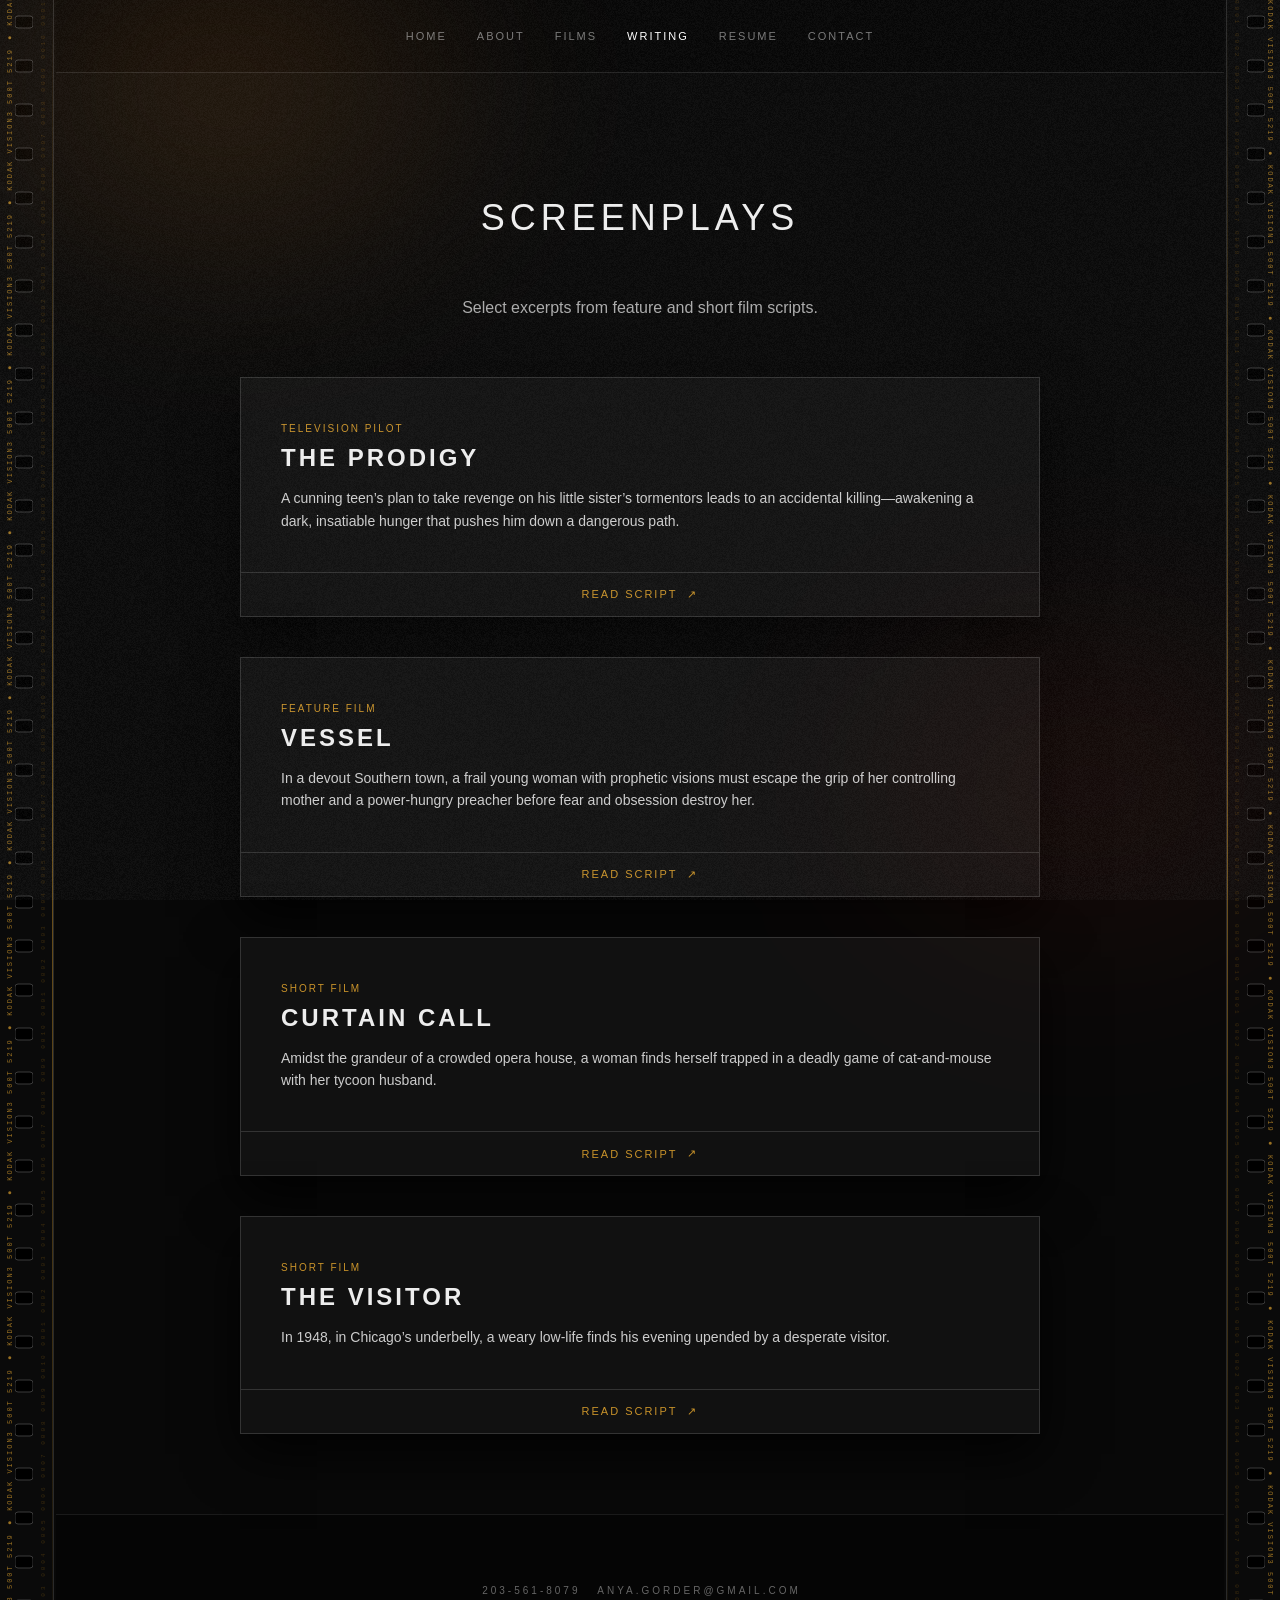
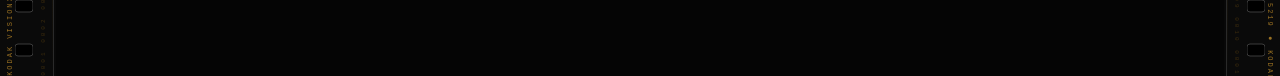
<file: writing.html>
<!doctype html>
<html lang="en">
  <head>
    <meta charset="utf-8">
    <meta name="viewport" content="width=device-width, initial-scale=1">
    <title>Writing | Anya Gorder</title>
    <link rel="stylesheet" href="styles.css">
  </head>
  <body class="cinematic-theme">
    <nav class="cinematic-nav">
      <a href="index.html">HOME</a>
      <a href="about.html">ABOUT</a>
      <a href="films.html">FILMS</a>
      <a href="writing.html" class="active">WRITING</a>
      <a href="resume.html">RESUME</a>
      <a href="contact.html">CONTACT</a>
    </nav>
    
    <main class="cinematic-main writing-main">
      <div class="writing-container">
        <h1 class="section-title">SCREENPLAYS</h1>
        <p class="writing-intro">Select excerpts from feature and short film scripts.</p>

        <div class="script-list">
          <!-- SCRIPT CARD 1 -->
          <div class="script-card">
            <div class="script-header">
              <div class="script-info">
                <span class="script-format">Television Pilot</span>
                <h2 class="script-title">THE PRODIGY</h2>
                <p class="script-logline">A cunning teen’s plan to take revenge on his little sister’s tormentors leads to an accidental killing—awakening a dark, insatiable hunger that pushes him down a dangerous path.</p>
              </div>
            </div>
            <button class="script-bar-btn toggle-script-btn" onclick="window.open('reader.html?file=assets/screenplays/The%20Prodigy.pdf', '_blank')">READ SCRIPT <span class="toggle-icon">↗</span></button>
          </div>

          <!-- SCRIPT CARD 2 -->
          <div class="script-card">
            <div class="script-header">
              <div class="script-info">
                <span class="script-format">Feature Film</span>
                <h2 class="script-title">VESSEL</h2>
                <p class="script-logline">In a devout Southern town, a frail young woman with prophetic visions must escape the grip of her controlling mother and a power-hungry preacher before fear and obsession destroy her.</p>
              </div>
            </div>
            <button class="script-bar-btn toggle-script-btn" onclick="window.open('reader.html?file=assets/screenplays/Vessel%20Part%201.pdf', '_blank')">READ SCRIPT <span class="toggle-icon">↗</span></button>
          </div>

          <!-- SCRIPT CARD 3 -->
          <div class="script-card">
            <div class="script-header">
              <div class="script-info">
                <span class="script-format">Short Film</span>
                <h2 class="script-title">CURTAIN CALL</h2>
                <p class="script-logline">Amidst the grandeur of a crowded opera house, a woman finds herself trapped in a deadly game of cat-and-mouse with her tycoon husband.</p>
              </div>
            </div>
            <button class="script-bar-btn toggle-script-btn" onclick="window.open('reader.html?file=assets/screenplays/Curtain%20Call%20-%20Shooting.pdf%3Fv%3D46cb24611097', '_blank')">READ SCRIPT <span class="toggle-icon">↗</span></button>
          </div>

          <!-- SCRIPT CARD 4 -->
          <div class="script-card">
            <div class="script-header">
              <div class="script-info">
                <span class="script-format">Short Film</span>
                <h2 class="script-title">THE VISITOR</h2>
                <p class="script-logline">In 1948, in Chicago’s underbelly, a weary low-life finds his evening upended by a desperate visitor.</p>
              </div>
            </div>
            <button class="script-bar-btn toggle-script-btn" onclick="window.open('reader.html?file=assets/screenplays/The%20Visitor_Shooting%20Script.pdf', '_blank')">READ SCRIPT <span class="toggle-icon">↗</span></button>
          </div>

        </div>
      </div>
    </main>

    <footer class="cinematic-footer">
      <p>203-561-8079&nbsp;&nbsp; ANYA.GORDER@GMAIL.COM</p>
    </footer>
    
    <script src="film-effects.js"></script>
  </body>
</html>
</file>
<file: styles.css>
:root {
  --paper: #f5f2e8;
  --ink: #1d1712;
  --blood: #661116;
  --hand-font: "Faith Collapsing", "Marker Felt", "Bradley Hand", "Comic Sans MS", cursive;
}

@font-face {
  font-family: "Faith Collapsing";
  font-style: normal;
  font-weight: 400;
  font-display: swap;
  src: url("assets/fonts/Faith%20Collapsing.ttf") format("truetype");
}

* {
  box-sizing: border-box;
  /* Hide scrollbar for IE, Edge and Firefox */
  -ms-overflow-style: none;
  scrollbar-width: none;
}

/* Hide scrollbar for Chrome, Safari and Opera */
::-webkit-scrollbar {
  display: none;
}

html,
body {
  min-height: 100%;
  margin: 0;
}

body {
  background: #170d08;
  color: var(--paper);
  font-family: var(--hand-font);
  overflow-x: hidden;
}

a {
  color: inherit;
}

.room {
  position: relative;
  min-height: 100svh;
  width: 100vw;
  overflow: hidden;
  background: #170d08 url("assets/Background.jpeg") center center / cover no-repeat;
  isolation: isolate;
}

.room::before {
  content: "";
  position: absolute;
  inset: 0;
  pointer-events: none;
  background:
    radial-gradient(circle at 12% 96%, rgba(255, 255, 255, 0.16), transparent 2.5%),
    radial-gradient(circle at 96% 96%, rgba(255, 255, 255, 0.16), transparent 1.6%),
    linear-gradient(90deg, rgba(35, 14, 7, 0.8), transparent 10%, transparent 88%, rgba(35, 14, 7, 0.9)),
    radial-gradient(ellipse at center, transparent 48%, rgba(0, 0, 0, 0.46) 100%);
  mix-blend-mode: multiply;
  z-index: 20;
}

.home-page .room::before {
  display: none;
}

.paint-strip,
.lace,
.ceiling,
.back-wall,
.left-wall,
.right-wall,
.floor,
.speckles {
  display: none;
}

.paint-strip {
  position: absolute;
  top: 2.3%;
  left: -1.5%;
  width: 103%;
  height: 9.2%;
  background: #5b2308;
  border-top: 10px solid #050505;
  border-bottom: 10px solid #050505;
  clip-path: polygon(0 0, 11% 0, 14% 3%, 15% 17%, 15.3% 54%, 14.5% 67%, 23% 63%, 42% 58%, 58% 58%, 70% 62%, 86% 67%, 100% 64%, 100% 100%, 0 100%);
  transform: rotate(-0.8deg);
  z-index: 10;
}

.paint-strip::after {
  content: "";
  position: absolute;
  inset: 6px 0 auto 14.4%;
  height: 9px;
  background: #020202;
  transform: rotate(0.6deg);
}

.lace {
  position: absolute;
  top: 10.6%;
  left: 0;
  right: 0;
  height: 15.7%;
  z-index: 9;
  opacity: 0.92;
  filter: contrast(1.35) grayscale(0.7);
  background:
    radial-gradient(circle at 6% 58%, transparent 0 39px, rgba(236, 236, 226, 0.9) 40px 65px, transparent 66px),
    radial-gradient(circle at 14% 10%, transparent 0 35px, rgba(236, 236, 226, 0.88) 36px 61px, transparent 62px),
    radial-gradient(circle at 24% 54%, transparent 0 46px, rgba(236, 236, 226, 0.9) 47px 77px, transparent 78px),
    radial-gradient(circle at 34% 12%, transparent 0 39px, rgba(236, 236, 226, 0.9) 40px 66px, transparent 67px),
    radial-gradient(circle at 47% 57%, transparent 0 51px, rgba(236, 236, 226, 0.92) 52px 83px, transparent 84px),
    radial-gradient(circle at 61% 8%, transparent 0 38px, rgba(236, 236, 226, 0.86) 39px 64px, transparent 65px),
    radial-gradient(circle at 75% 56%, transparent 0 48px, rgba(236, 236, 226, 0.9) 49px 78px, transparent 79px),
    radial-gradient(circle at 89% 14%, transparent 0 40px, rgba(236, 236, 226, 0.88) 41px 66px, transparent 67px),
    repeating-radial-gradient(circle at 50% 0%, rgba(30, 30, 30, 0.36) 0 2px, transparent 3px 11px),
    linear-gradient(180deg, #d8d9cf, #efeee4 39%, rgba(238, 238, 229, 0.86) 67%, transparent 68%);
  background-size: auto, auto, auto, auto, auto, auto, auto, auto, 145px 145px, auto;
  clip-path: polygon(0 0, 100% 0, 100% 68%, 98% 63%, 96% 85%, 93% 66%, 90% 75%, 87% 61%, 84% 83%, 81% 65%, 78% 72%, 75% 57%, 71% 84%, 68% 63%, 64% 76%, 61% 58%, 57% 83%, 53% 63%, 49% 74%, 45% 58%, 41% 82%, 38% 61%, 34% 77%, 31% 60%, 27% 86%, 23% 64%, 20% 75%, 16% 59%, 13% 86%, 9% 66%, 6% 76%, 3% 63%, 0 75%);
}

.ceiling {
  position: absolute;
  top: 13%;
  left: 2.5%;
  width: 95%;
  height: 33%;
  background:
    radial-gradient(ellipse at 51% 43%, rgba(255, 246, 207, 0.22), transparent 24%),
    linear-gradient(180deg, #a98962, #b69570 57%, #8a6545);
  clip-path: polygon(7% 0, 93% 0, 100% 79%, 76% 100%, 25% 98%, 0 78%);
  box-shadow: inset 0 -12px 24px rgba(34, 13, 4, 0.4);
  z-index: 1;
}

.fan {
  position: absolute;
  top: 26%;
  left: 50%;
  width: 15.5vw;
  height: 13vw;
  transform: translateX(-50%) rotate(3deg);
  opacity: 0.82;
}

.fan span {
  position: absolute;
  left: 50%;
  top: 47%;
  width: 12vw;
  height: 1.2vw;
  transform-origin: left center;
  border-radius: 60% 12% 12% 60%;
  background: linear-gradient(90deg, #d6af6a, #b58039);
  box-shadow: 0 2px 8px rgba(41, 19, 6, 0.35);
}

.fan span:nth-child(1) {
  transform: rotate(6deg);
}

.fan span:nth-child(2) {
  transform: rotate(95deg);
}

.fan span:nth-child(3) {
  transform: rotate(184deg);
}

.fan span:nth-child(4) {
  transform: rotate(273deg);
}

.fan i {
  position: absolute;
  top: 37%;
  left: 45%;
  width: 3.5vw;
  height: 3.5vw;
  border-radius: 50%;
  background:
    radial-gradient(circle at 45% 68%, #fff7d9 0 20%, transparent 21%),
    radial-gradient(circle at 72% 51%, #fff7d9 0 17%, transparent 18%),
    #bd8b47;
  box-shadow: 0 0 0 1.5vw rgba(150, 86, 36, 0.34);
}

.back-wall,
.left-wall,
.right-wall,
.floor {
  position: absolute;
  z-index: 0;
}

.back-wall {
  left: 14%;
  right: 14%;
  top: 31.8%;
  height: 56%;
  background:
    repeating-linear-gradient(90deg, rgba(42, 17, 7, 0.34) 0 3px, transparent 4px 58px),
    linear-gradient(90deg, #8b502b, #9d6236 16%, #89502b 62%, #77411f);
  box-shadow: inset 0 0 44px rgba(28, 11, 4, 0.45);
}

.left-wall {
  left: 0;
  top: 23%;
  width: 25%;
  height: 67%;
  clip-path: polygon(0 0, 100% 37%, 100% 100%, 0 100%);
  background:
    repeating-linear-gradient(89deg, rgba(39, 15, 6, 0.35) 0 2px, transparent 3px 44px),
    linear-gradient(90deg, #6b371b, #8b4d28);
}

.right-wall {
  right: 0;
  top: 23%;
  width: 25%;
  height: 67%;
  clip-path: polygon(0 37%, 100% 0, 100% 100%, 0 100%);
  background:
    repeating-linear-gradient(90deg, rgba(41, 15, 7, 0.36) 0 2px, transparent 3px 47px),
    linear-gradient(90deg, #77401f, #5a2d17);
}

.window {
  position: absolute;
  top: 31%;
  left: 30%;
  width: 66%;
  height: 28%;
  transform: perspective(45vw) rotateY(-8deg);
  border: 7px solid #4f2a18;
  background: #e8f3ef;
  box-shadow: 0 3px 18px rgba(12, 6, 3, 0.42);
}

.window span {
  position: absolute;
  background: rgba(63, 45, 33, 0.46);
}

.window span:nth-child(1),
.window span:nth-child(2) {
  width: 4px;
  top: 0;
  bottom: 0;
}

.window span:nth-child(1) {
  left: 50%;
}

.window span:nth-child(2) {
  display: none;
}

.window span:nth-child(3),
.window span:nth-child(4) {
  height: 4px;
  left: 0;
  right: 0;
}

.window span:nth-child(3) {
  top: 51%;
}

.window span:nth-child(4) {
  display: none;
}

.floor {
  left: 0;
  right: 0;
  bottom: 0;
  height: 14.5%;
  background:
    radial-gradient(ellipse at 45% 15%, rgba(220, 220, 196, 0.13), transparent 31%),
    linear-gradient(180deg, #4d4e43, #33382f);
  clip-path: polygon(12% 0, 88% 0, 100% 100%, 0 100%);
}

.speckles {
  position: absolute;
  z-index: 12;
  pointer-events: none;
  opacity: 0.78;
  filter: blur(0.3px);
  background:
    radial-gradient(circle at 12% 9%, var(--blood) 0 2px, transparent 3px),
    radial-gradient(circle at 28% 66%, var(--blood) 0 3px, transparent 4px),
    radial-gradient(circle at 45% 34%, var(--blood) 0 2px, transparent 3px),
    radial-gradient(circle at 62% 78%, var(--blood) 0 2px, transparent 3px),
    radial-gradient(circle at 83% 18%, var(--blood) 0 3px, transparent 4px),
    radial-gradient(circle at 93% 51%, var(--blood) 0 2px, transparent 3px);
  background-size: 52px 65px;
}

.speckles-left {
  left: 0;
  top: 19%;
  width: 15%;
  height: 56%;
}

.speckles-right {
  right: 0;
  top: 12%;
  width: 13%;
  height: 69%;
}

.speckles-bottom {
  left: 0;
  bottom: 0;
  width: 36%;
  height: 16%;
}

.polaroids {
  position: absolute;
  inset: 0;
  z-index: 14;
}

.polaroid {
  position: absolute;
  display: block;
  text-decoration: none;
  filter: drop-shadow(0 12px 14px rgba(21, 8, 3, 0.38));
  transition: transform 160ms ease, filter 160ms ease;
  -webkit-tap-highlight-color: transparent;
}

.polaroid:focus-visible {
  outline: 4px solid rgba(255, 255, 255, 0.72);
  outline-offset: 8px;
}

.polaroid:hover {
  filter: drop-shadow(0 17px 18px rgba(18, 7, 3, 0.5));
}

.home-page .polaroid {
  z-index: 16;
  filter: none;
}

.home-page .polaroid:hover,
.home-page .polaroid:focus-visible {
  z-index: 30;
  filter: none;
}

.home-page .fallback-card {
  display: none;
}

.home-page .polaroid img {
  display: block;
  opacity: 0;
  pointer-events: none;
  transform: scale(0.98);
  transform-origin: center center;
  transition: opacity 150ms ease, transform 180ms ease;
  filter: drop-shadow(0 22px 20px rgba(14, 6, 3, 0.55));
}

.home-page .polaroid:hover img,
.home-page .polaroid:focus-visible img {
  opacity: 1;
  transform: translateY(-8%) scale(1.14);
}

.polaroid img,
.fallback-card {
  display: block;
  width: 100%;
  height: 100%;
}

.polaroid img {
  object-fit: contain;
}

.polaroid img[src] {
  position: relative;
  z-index: 2;
}

.polaroid img:not([complete]),
.polaroid img[alt] {
  font-size: 0;
}

.fallback-card {
  position: absolute;
  inset: 0;
  z-index: 1;
  padding: 7.5% 7.5% 18%;
  background: #f8f5ec;
  box-shadow: inset 0 0 18px rgba(47, 35, 26, 0.16);
}

.fallback-card b {
  display: block;
  width: 100%;
  height: 100%;
  filter: saturate(0.9) contrast(0.9);
  box-shadow: inset 0 0 20px rgba(255, 255, 255, 0.3);
}

.fallback-card em {
  position: absolute;
  left: 10%;
  right: 7%;
  bottom: 2%;
  color: #2b221b;
  font-size: clamp(23px, 4.4vw, 74px);
  font-style: normal;
  line-height: 1;
  text-align: center;
}

.fallback-about b {
  background:
    radial-gradient(ellipse at 37% 50%, rgba(240, 255, 255, 0.72), rgba(205, 225, 221, 0.62) 27%, transparent 39%),
    radial-gradient(circle at 54% 18%, #3d2a1f 0 10%, transparent 20%),
    linear-gradient(90deg, rgba(223, 238, 236, 0.8), rgba(116, 76, 63, 0.62)),
    #c7a18a;
}

.fallback-films b {
  background:
    radial-gradient(ellipse at 62% 41%, #d4d7c8 0 7%, transparent 14%),
    radial-gradient(ellipse at 45% 41%, #e8e8de 0 7%, transparent 14%),
    linear-gradient(110deg, #5b321f, #202123 48%, #8d4d31);
}

.fallback-writing b {
  background:
    radial-gradient(ellipse at 18% 26%, #87512b 0 21%, transparent 34%),
    radial-gradient(ellipse at 58% 75%, #f8f2da 0 18%, transparent 24%),
    linear-gradient(135deg, #dad4c6, #efe9d6);
}

.fallback-resume b {
  background:
    radial-gradient(ellipse at 61% 56%, #8a5031 0 17%, transparent 28%),
    linear-gradient(180deg, #c8f2ee, #f8efc6 44%, #7a6843);
}

.polaroid-films {
  left: 21.5%;
  top: 47.5%;
  width: 18.6%;
  aspect-ratio: 0.757;
  transform: rotate(-20deg);
}

.polaroid-films:hover {
  transform: rotate(-18deg) translateY(-0.5vw);
}

.polaroid-about {
  left: 36.2%;
  top: 44.4%;
  width: 21.2%;
  aspect-ratio: 0.771;
  transform: rotate(0deg);
  z-index: 3;
}

.polaroid-about:hover {
  transform: translateY(-0.45vw) scale(1.01);
}

.polaroid-writing {
  left: 54.9%;
  top: 47.2%;
  width: 16.2%;
  aspect-ratio: 0.757;
  transform: rotate(-15deg);
  z-index: 4;
}

.polaroid-writing:hover {
  transform: rotate(-13deg) translateY(-0.45vw);
}

.polaroid-resume {
  left: 59.5%;
  top: 63.8%;
  width: 15.2%;
  aspect-ratio: 0.766;
  transform: rotate(24deg);
  z-index: 2;
}

.polaroid-resume:hover {
  transform: rotate(22deg) translateY(-0.4vw);
}

.contact-link {
  position: absolute;
  left: 2.3%;
  bottom: 2.7%;
  z-index: 15;
  color: rgba(255, 255, 255, 0.92);
  text-decoration: none;
  font-size: clamp(30px, 4vw, 78px);
  line-height: 0.8;
  letter-spacing: 0;
  text-shadow:
    2px 2px 0 rgba(0, 0, 0, 0.34),
    -1px 1px 0 rgba(255, 255, 255, 0.2);
  transform: rotate(-2deg);
}

.home-page .contact-link {
  color: rgba(255, 255, 255, 0.96);
  padding: 0.15em 0.18em 0.05em;
  text-shadow:
    3px 3px 0 rgba(0, 0, 0, 0.42),
    -1px 1px 0 rgba(255, 255, 255, 0.22);
}

.contact-link:hover,
.contact-link:focus-visible {
  color: #fff;
}

.content-page .room {
  min-height: 100svh;
}

.page-panel {
  position: relative;
  z-index: 16;
  width: min(740px, calc(100vw - 34px));
  margin: 15svh auto 8svh;
  padding: clamp(26px, 4vw, 54px);
  color: #211711;
  background: rgba(247, 242, 227, 0.94);
  box-shadow: 0 16px 28px rgba(20, 7, 2, 0.45), inset 0 0 22px rgba(90, 62, 38, 0.14);
  transform: rotate(-0.7deg);
}

.page-panel h1 {
  margin: 0 0 18px;
  font-size: clamp(46px, 8vw, 92px);
  font-weight: 400;
  line-height: 0.9;
  letter-spacing: 0;
}

.page-panel p,
.page-panel li {
  font-family: Georgia, "Times New Roman", serif;
  font-size: clamp(18px, 2vw, 24px);
  line-height: 1.5;
}

.page-panel p {
  margin: 0 0 16px;
}

.page-panel ul {
  margin: 0;
  padding-left: 24px;
}

.back-home {
  display: inline-block;
  margin-top: 22px;
  color: #211711;
  font-size: clamp(28px, 4vw, 48px);
  text-decoration: none;
}

.back-home:hover,
.back-home:focus-visible {
  text-decoration: underline;
}

/* About Page Specific Styles */
.back-btn {
  position: absolute;
  top: 20px;
  left: 22px;
  font-family: var(--hand-font);
  font-size: clamp(18px, 2.5vw, 28px);
  color: #211711;
  text-decoration: none;
  display: inline-flex;
  align-items: center;
  gap: 4px;
  opacity: 0.8;
  transition: opacity 0.2s ease, transform 0.2s ease;
  z-index: 10;
}

.back-btn:hover {
  opacity: 1;
  transform: translateX(-4px);
}

.about-content {
  display: grid;
  grid-template-columns: 1.25fr 0.75fr;
  gap: 36px;
  margin-top: 24px;
  align-items: start;
}

.about-text-column {
  display: flex;
  flex-direction: column;
}

.about-text-column h1 {
  margin-top: 10px;
}

.about-media-column {
  display: flex;
  justify-content: center;
  align-items: center;
  padding: 10px;
}

.polaroid-photo-frame {
  position: relative;
  background: #f8f5ec;
  padding: 12px 12px 24px 12px;
  box-shadow: 0 8px 16px rgba(0, 0, 0, 0.25), inset 0 0 10px rgba(47, 35, 26, 0.1);
  transform: rotate(2deg);
  max-width: 250px;
  width: 100%;
  transition: transform 0.3s ease;
}

.polaroid-photo-frame:hover {
  transform: rotate(0deg) scale(1.03);
}

.polaroid-photo-inner {
  background: #2b221b;
  width: 100%;
  aspect-ratio: 1;
  overflow: hidden;
  box-shadow: inset 0 0 10px rgba(0, 0, 0, 0.6);
  display: flex;
  justify-content: center;
  align-items: center;
}

.polaroid-image {
  width: 100%;
  height: 100%;
  object-fit: cover;
  filter: sepia(0.15) contrast(0.95);
}

.polaroid-caption {
  font-family: var(--hand-font);
  color: #2b221b;
  font-size: clamp(18px, 2.2vw, 26px);
  text-align: center;
  margin-top: 12px;
  line-height: 1;
}

.tape-strip {
  position: absolute;
  top: -14px;
  left: 50%;
  transform: translateX(-50%) rotate(-3deg);
  width: 80px;
  height: 24px;
  background-color: rgba(226, 212, 178, 0.55);
  backdrop-filter: blur(1px);
  box-shadow: 0 1px 2px rgba(0, 0, 0, 0.05);
  border-left: 2px dashed rgba(255, 255, 255, 0.3);
  border-right: 2px dashed rgba(255, 255, 255, 0.3);
  z-index: 5;
}

/* Responsive adjustments for About Page */
@media (max-width: 768px) {
  .about-content {
    grid-template-columns: 1fr;
    gap: 40px;
  }

  .about-media-column {
    order: -1;
    margin-top: 20px;
  }
}

@media (max-aspect-ratio: 1/1) {
  .room {
    min-height: 100svh;
  }

  .paint-strip {
    height: 8.5%;
  }

  .lace {
    top: 9.7%;
    height: 12%;
  }

  .ceiling {
    top: 13%;
    left: -26%;
    width: 152%;
    height: 25%;
  }

  .fan {
    width: 26vw;
    height: 23vw;
  }

  .back-wall {
    left: 0;
    right: 0;
    top: 32%;
    height: 58%;
  }

  .left-wall,
  .right-wall {
    opacity: 0.42;
  }

  .floor {
    height: 19%;
  }

  .polaroid-about {
    left: 30%;
    top: 43%;
    width: 48%;
  }

  .polaroid-films {
    left: 11%;
    top: 49%;
    width: 34%;
  }

  .polaroid-writing {
    left: 61%;
    top: 48.5%;
    width: 33%;
  }

  .polaroid-resume {
    left: 61%;
    top: 62%;
    width: 30%;
  }

  .contact-link {
    left: 4%;
    bottom: 3%;
  }
}

/* ========================================================
   CINEMATIC ABOUT PAGE (DARK THEME)
   ======================================================== */
.cinematic-about {
  background-color: #0c0c0c;
  color: #ededed;
  font-family: -apple-system, BlinkMacSystemFont, "Segoe UI", Roboto, Helvetica, Arial, sans-serif;
  margin: 0;
  padding: 0;
  overflow-x: hidden;
}

.cinematic-nav {
  display: flex;
  justify-content: center;
  align-items: center;
  gap: 30px;
  padding: 30px 20px;
  background-color: #050505;
  border-bottom: 1px solid #222;
}

.cinematic-nav a {
  color: #777;
  text-decoration: none;
  font-size: 11px;
  letter-spacing: 2px;
  text-transform: uppercase;
  transition: color 0.3s ease;
}

.cinematic-nav a:hover,
.cinematic-nav a.active {
  color: #fff;
}

.cinematic-hero {
  position: relative;
  display: flex;
  align-items: center;
  justify-content: flex-start;
  padding: 100px 8%;
  min-height: 85vh;
  background-color: #000;
  background-image: 
    linear-gradient(to right, rgba(12, 12, 12, 0.95) 30%, rgba(12, 12, 12, 0.3) 100%), 
    linear-gradient(to right, transparent 35%, #000 65%),
    url('assets/about_presentation.jpg');
  background-blend-mode: normal, color, normal;
  background-size: cover;
  background-position: right 20%;
  border-bottom: 1px solid #222;
}

.hero-content {
  max-width: 600px;
  z-index: 2;
}

.hero-content h1 {
  font-size: clamp(40px, 6vw, 70px);
  font-weight: 300;
  margin: 0;
  letter-spacing: 4px;
}

.hero-content h2 {
  font-size: clamp(14px, 2vw, 18px);
  font-weight: 400;
  letter-spacing: 3px;
  color: #bbb;
  margin-top: 10px;
  margin-bottom: 50px;
}

.hero-buttons {
  display: flex;
  gap: 20px;
  flex-wrap: wrap;
}

.btn-outline {
  display: inline-block;
  padding: 12px 24px;
  border: 1px solid #555;
  color: #ddd;
  text-decoration: none;
  font-size: 10px;
  letter-spacing: 2px;
  text-transform: uppercase;
  transition: all 0.3s ease;
}

.btn-outline:hover {
  border-color: #fff;
  color: #fff;
  background-color: rgba(255, 255, 255, 0.05);
}

.hero-logo {
  margin-top: 80px;
  font-size: 32px;
  font-family: serif;
  font-style: italic;
  color: #fff;
  opacity: 0.8;
}

.cinematic-main {
  padding: 100px 8%;
  background-color: #080808;
}

.section-title {
  font-size: clamp(24px, 4vw, 36px);
  font-weight: 300;
  letter-spacing: 5px;
  margin-bottom: 60px;
  text-align: center;
}

.bio-container {
  display: grid;
  grid-template-columns: 1fr 1fr;
  gap: 60px;
  align-items: center;
  max-width: 1200px;
  margin: 0 auto;
}

.bio-image-col {
  display: flex;
  flex-direction: column;
  align-items: center;
}

.bio-portrait {
  width: 100%;
  max-width: 450px;
  height: auto;
  border-radius: 2px;
  box-shadow: 0 20px 40px rgba(0, 0, 0, 0.5);
}

.photo-credit {
  font-size: 10px;
  color: #666;
  margin-top: 15px;
  letter-spacing: 1px;
}

.bio-text-col {
  color: #ccc;
  font-size: 13px;
  line-height: 2.2;
  text-align: left;
  max-width: 550px;
}

.bio-text-col p {
  margin-bottom: 25px;
}

.bio-text-col em {
  font-style: italic;
  color: #fff;
}

.bio-footer-text {
  margin-top: 50px;
  color: #aaa;
}

.cinematic-footer {
  padding: 60px 20px;
  background-color: #050505;
  text-align: center;
  border-top: 1px solid #1a1a1a;
}

.cinematic-footer p {
  font-size: 10px;
  letter-spacing: 3px;
  margin-right: -3px;
  color: #666;
  margin-bottom: 20px;
}

.social-icons {
  display: flex;
  justify-content: center;
  gap: 20px;
}

.social-icons a {
  color: #fff;
  text-decoration: none;
  font-size: 14px;
  font-family: serif;
  font-style: italic;
  opacity: 0.7;
  transition: opacity 0.3s;
}

.social-icons a:hover {
  opacity: 1;
}

@media (max-width: 900px) {
  .bio-container {
    grid-template-columns: 1fr;
  }

  .bio-text-col {
    text-align: left;
    margin: 0 auto;
  }

  .cinematic-hero {
    background-position: center;
  }
}

/* ========================================================
   CINEMATIC FILMS PAGE
   ======================================================== */
.cinematic-theme {
  background-color: #080808;
  color: #ededed;
  font-family: -apple-system, BlinkMacSystemFont, "Segoe UI", Roboto, Helvetica, Arial, sans-serif;
  margin: 0;
  padding: 0;
  overflow-x: hidden;
}

.cinematic-film-hero {
  position: relative;
  width: 100vw;
  height: 70vh;
  overflow: hidden;
  display: flex;
  align-items: center;
  border-bottom: 1px solid #222;
}

.hero-video {
  position: absolute;
  top: 50%;
  left: 50%;
  min-width: 100%;
  min-height: 100%;
  width: auto;
  height: auto;
  transform: translateX(-50%) translateY(-50%);
  z-index: 1;
  object-fit: cover;
}

.hero-film-overlay {
  position: absolute;
  inset: 0;
  background: linear-gradient(90deg, rgba(8, 8, 8, 1) 0%, rgba(8, 8, 8, 0.4) 50%, rgba(8, 8, 8, 0) 100%);
  z-index: 2;
}

.hero-film-content {
  position: absolute;
  z-index: 3;
  left: 4%;
  top: 50%;
  transform: translateY(-50%);
  opacity: 0;
  animation: initialFadeIn 2s ease-out forwards, moveToCorner 2s 3s cubic-bezier(0.25, 1, 0.5, 1) forwards;
}

.film-title {
  font-family: "Cinzel", serif;
  font-size: 6rem;
  letter-spacing: 0.15em;
  color: #fff;
  margin: 0;
  line-height: 1.1;
  animation: shrinkTitle 2s 3s cubic-bezier(0.25, 1, 0.5, 1) forwards;
}

.film-director {
  font-family: "Inter", sans-serif;
  font-weight: 300;
  font-size: 1.5rem;
  letter-spacing: 0.2em;
  color: #ddd;
  margin: 0;
  opacity: 0;
  animation: fadeInDirector 1.5s 4.5s forwards;
}

@keyframes initialFadeIn {
  0% { opacity: 0; }
  100% { opacity: 1; }
}

@keyframes moveToCorner {
  0% {
    top: 50%;
    transform: translateY(-50%);
  }
  100% {
    top: 100%;
    transform: translateY(calc(-100% - 50px));
  }
}

@keyframes shrinkTitle {
  0% { font-size: 6rem; }
  100% { font-size: 3rem; }
}

@keyframes fadeInDirector {
  0% { opacity: 0; transform: translateY(10px); }
  100% { opacity: 1; transform: translateY(0); }
}

/* Accordion Gallery */
.accordion-gallery {
  display: flex;
  flex-direction: row;
  width: 100%;
  height: 60vh;
  max-height: 600px;
  min-height: 400px;
  overflow: hidden;
  margin: 0 auto 100px;
  border: 1px solid #222;
}

.accordion-item {
  flex: 1;
  position: relative;
  overflow: hidden;
  transition: flex 0.6s cubic-bezier(0.25, 0.8, 0.25, 1);
  cursor: pointer;
  border-right: 1px solid #222;
}

.accordion-item:last-child {
  border-right: none;
}

.accordion-item:hover {
  flex: 4;
}

.accordion-bg {
  position: absolute;
  top: 0;
  left: 0;
  width: 100%;
  height: 100%;
  object-fit: cover;
  transition: transform 0.6s ease;
  filter: grayscale(0.2) brightness(0.7) saturate(1.1);
}

.accordion-item:nth-child(1) .accordion-bg {
  object-position: 80% center;
  transform: scale(2.2);
  transform-origin: 80% center;
}

.accordion-item:nth-child(1):hover .accordion-bg {
  transform: scale(2.0);
}

.accordion-item:nth-child(4) .accordion-bg {
  object-position: 25% center;
}

.accordion-item:hover .accordion-bg {
  transform: scale(1.05);
  filter: grayscale(0) brightness(1.1) saturate(1.2);
}

.accordion-overlay {
  position: absolute;
  inset: 0;
  background: linear-gradient(0deg, rgba(0, 0, 0, 0.9) 0%, rgba(0, 0, 0, 0.2) 50%, rgba(0, 0, 0, 0.6) 100%);
}

.accordion-content {
  position: absolute;
  inset: 0;
  display: flex;
  flex-direction: column;
  justify-content: center;
  align-items: center;
  padding: 20px;
}

.vertical-title-wrapper {
  display: flex;
  align-items: center;
  gap: 8px;
  transition: opacity 0.3s;
}

.vertical-title {
  writing-mode: vertical-rl;
  text-orientation: mixed;
  transform: rotate(180deg);
  margin: 0;
  color: #fff;
  font-size: 20px;
  letter-spacing: 4px;
  font-weight: 300;
  white-space: nowrap;
}

.vertical-role {
  writing-mode: vertical-rl;
  text-orientation: mixed;
  transform: rotate(180deg);
  margin: 0;
  color: #c8922a;
  font-size: 11px;
  letter-spacing: 3px;
  font-weight: 400;
  text-transform: uppercase;
  white-space: nowrap;
}

.expanded-info {
  opacity: 0;
  transform: translateY(20px);
  transition: all 0.5s ease;
  transition-delay: 0s;
  text-align: center;
  display: flex;
  flex-direction: column;
  align-items: center;
  justify-content: flex-end;
  height: 100%;
  padding-bottom: 40px;
  position: absolute;
  width: 80%;
  bottom: 0;
  pointer-events: none;
}

.accordion-item:hover .vertical-title-wrapper {
  opacity: 0;
}

.accordion-item:hover .expanded-info {
  opacity: 1;
  transform: translateY(0);
  transition-delay: 0.2s;
  pointer-events: auto;
}

.expanded-info h3 {
  font-size: clamp(20px, 3vw, 32px);
  margin: 0 0 10px 0;
  letter-spacing: 3px;
  font-weight: 400;
}

.expanded-info p {
  font-size: 13px;
  color: #ccc;
  margin-bottom: 20px;
  max-width: 400px;
  line-height: 1.6;
}

.watch-btn {
  display: inline-block;
  padding: 10px 20px;
  border: 1px solid #fff;
  font-size: 10px;
  letter-spacing: 2px;
  text-transform: uppercase;
  background: rgba(0, 0, 0, 0.5);
  transition: all 0.3s;
}

.watch-btn:hover {
  background: #fff;
  color: #000;
}

/* Modal */
.video-modal {
  display: none;
  position: fixed;
  inset: 0;
  background-color: rgba(0, 0, 0, 0.95);
  z-index: 9999;
  justify-content: center;
  align-items: center;
  backdrop-filter: blur(5px);
}

.modal-content {
  position: relative;
  overflow: hidden;
  width: 90%;
  max-width: 1200px;
  aspect-ratio: 16/9;
  background: #000;
  box-shadow: 0 0 50px rgba(0, 0, 0, 0.8);
}

.modal-content video {
  width: 100%;
  height: 100%;
  outline: none;
}

.close-modal {
  position: absolute;
  top: 20px;
  right: 20px;
  color: #fff;
  font-size: 40px;
  font-weight: 100;
  cursor: pointer;
  transition: color 0.3s;
}

.close-modal:hover {
  color: #888;
}

@media (max-width: 768px) {
  .accordion-gallery {
    flex-direction: column;
    height: 80vh;
  }

  .accordion-item:hover {
    flex: 3;
  }

  .vertical-title {
    writing-mode: horizontal-tb;
    transform: none;
  }

  .expanded-info {
    width: 90%;
  }
}

/* ========================================================
   CINEMATIC RESUME PAGE
   ======================================================== */
.resume-main {
  min-height: 80vh;
  display: flex;
  justify-content: center;
  align-items: center;
  padding: 60px 20px;
}

.resume-container {
  width: 100%;
  max-width: 800px;
  background-color: #111;
  border: 1px solid #333;
  padding: 60px 40px;
  box-shadow: 0 20px 50px rgba(0, 0, 0, 0.8);
}

.resume-content-box {
  text-align: center;
}

.resume-content-box h2 {
  font-size: clamp(28px, 4vw, 40px);
  font-weight: 300;
  letter-spacing: 5px;
  margin: 0;
  color: #fff;
}

.resume-content-box .subtitle {
  font-size: 14px;
  letter-spacing: 4px;
  color: #888;
  margin-top: 10px;
  margin-bottom: 40px;
}

.resume-details {
  text-align: left;
  max-width: 600px;
  margin: 0 auto 50px auto;
  border-left: 2px solid #444;
  padding-left: 20px;
}

.resume-details p {
  font-size: 14px;
  color: #ccc;
  line-height: 1.8;
  margin-bottom: 15px;
}

.resume-details strong {
  color: #fff;
  font-weight: 500;
  letter-spacing: 1px;
}

.resume-download-section {
  border-top: 1px solid #222;
  padding-top: 40px;
}

.resume-download-section p {
  font-size: 13px;
  color: #999;
  margin-bottom: 30px;
  max-width: 500px;
  margin-left: auto;
  margin-right: auto;
}

.btn-large {
  padding: 18px 40px;
  font-size: 12px;
  letter-spacing: 3px;
  border-color: #777;
}

.btn-large:hover {
  background-color: #fff;
  color: #000;
  border-color: #fff;
}

/* Resume Projects Link */
.resume-projects {
  text-align: left;
  max-width: 600px;
  margin: 0 auto 50px auto;
  border-left: 2px solid #444;
  padding-left: 20px;
}

.resume-projects-title {
  font-size: 11px;
  color: #777;
  letter-spacing: 3px;
  margin-bottom: 20px;
  font-weight: 400;
}

.project-link {
  display: flex;
  justify-content: space-between;
  align-items: center;
  padding: 15px 20px;
  margin-bottom: 10px;
  background: rgba(255, 255, 255, 0.03);
  border: 1px solid rgba(255, 255, 255, 0.05);
  text-decoration: none;
  transition: all 0.3s cubic-bezier(0.25, 0.8, 0.25, 1);
  border-radius: 2px;
}

.project-link .project-title {
  font-size: 14px;
  color: #ddd;
  font-weight: 500;
  letter-spacing: 1px;
  transition: color 0.3s;
}

.project-link .project-role {
  font-size: 12px;
  color: #888;
  font-style: italic;
  transition: color 0.3s;
}

.project-link:hover {
  background: rgba(255, 255, 255, 0.08);
  border-color: rgba(255, 255, 255, 0.2);
  transform: translateX(10px);
  box-shadow: -5px 5px 20px rgba(0, 0, 0, 0.5);
}

.project-link:hover .project-title {
  color: #fff;
}

.project-link:hover .project-role {
  color: #bbb;
}

/* ========================================================
   CINEMATIC CONTACT PAGE
   ======================================================== */
.contact-main {
  min-height: 80vh;
  display: flex;
  justify-content: center;
  align-items: center;
  padding: 80px 20px;
}

.contact-container {
  display: grid;
  grid-template-columns: 1fr 1.2fr;
  gap: 80px;
  max-width: 1100px;
  width: 100%;
}

.contact-info {
  display: flex;
  flex-direction: column;
  justify-content: center;
}

.contact-info .section-title {
  text-align: left;
  margin-bottom: 30px;
}

.contact-intro {
  font-size: 15px;
  color: #ccc;
  line-height: 1.8;
  margin-bottom: 40px;
}

.contact-details p {
  font-size: 13px;
  color: #999;
  margin-bottom: 15px;
  letter-spacing: 1px;
}

.contact-details strong {
  color: #fff;
  display: inline-block;
  width: 80px;
}

.contact-socials {
  margin-top: 50px;
  display: flex;
  gap: 20px;
}

.contact-socials a {
  color: #888;
  text-decoration: none;
  font-size: 11px;
  letter-spacing: 2px;
  text-transform: uppercase;
  transition: color 0.3s;
}

.contact-socials a:hover {
  color: #fff;
}

.contact-form-wrapper {
  background: #111;
  padding: 50px;
  border: 1px solid #333;
  box-shadow: 0 20px 50px rgba(0, 0, 0, 0.5);
}

.cinematic-form .form-group {
  margin-bottom: 30px;
}

.cinematic-form label {
  display: block;
  font-size: 10px;
  color: #777;
  letter-spacing: 3px;
  margin-bottom: 10px;
}

.cinematic-form input,
.cinematic-form textarea {
  width: 100%;
  background: transparent;
  border: none;
  border-bottom: 1px solid #444;
  color: #fff;
  padding: 10px 0;
  font-size: 14px;
  font-family: inherit;
  transition: border-color 0.3s;
  box-sizing: border-box;
}

.cinematic-form input:focus,
.cinematic-form textarea:focus {
  outline: none;
  border-bottom-color: #fff;
}

.cinematic-form input::placeholder,
.cinematic-form textarea::placeholder {
  color: #444;
}

.cinematic-form button {
  background: transparent;
  width: 100%;
  margin-top: 20px;
  cursor: pointer;
}

/* ========================================================
   CREDITS TICKER (CONTACT PAGE)
   ======================================================== */
.credits-ticker-wrapper {
  position: relative;
  height: 400px;
  overflow: hidden;
  background: #0a0a0a;
  border: 1px solid #222;
  box-shadow: inset 0 0 50px rgba(0, 0, 0, 0.9);
  padding: 40px;
}

/* Fading gradients at top and bottom */
.credits-ticker-wrapper::before,
.credits-ticker-wrapper::after {
  content: "";
  position: absolute;
  left: 0;
  width: 100%;
  height: 80px;
  z-index: 2;
  pointer-events: none;
}

.credits-ticker-wrapper::before {
  top: 0;
  background: linear-gradient(to bottom, #0a0a0a 0%, transparent 100%);
}

.credits-ticker-wrapper::after {
  bottom: 0;
  background: linear-gradient(to top, #0a0a0a 0%, transparent 100%);
}

.credits-ticker {
  animation: scrollCredits 25s linear infinite;
}

.credit-block {
  text-align: center;
  margin-bottom: 50px;
}

.credit-role {
  display: block;
  font-family: "Courier New", Courier, monospace;
  font-size: 10px;
  letter-spacing: 3px;
  color: #c8922a;
  text-transform: uppercase;
  margin-bottom: 8px;
}

.credit-title {
  display: block;
  font-size: 22px;
  letter-spacing: 4px;
  color: #fff;
  margin-bottom: 6px;
}

.credit-detail {
  display: block;
  font-style: italic;
  font-size: 12px;
  color: #888;
}

@keyframes scrollCredits {
  0% {
    transform: translateY(0);
  }

  /* Translate up by exactly 50% (since the content is duplicated once) */
  100% {
    transform: translateY(-50%);
  }
}

@media (max-width: 900px) {
  .contact-container {
    grid-template-columns: 1fr;
    gap: 50px;
  }

  .contact-info .section-title {
    text-align: center;
  }

  .contact-info {
    text-align: center;
  }

  .contact-details strong {
    width: auto;
    margin-right: 10px;
  }

  .contact-socials {
    justify-content: center;
  }
}

/* ========================================================
   FILM EFFECTS — body offset for sprocket strips
   ======================================================== */
.cinematic-theme {
  padding-left: 56px;
  padding-right: 56px;
  position: relative;
}

/* Make sure the video modal still goes edge-to-edge */
.video-modal {
  left: 0;
  right: 0;
  margin: 0;
  width: 100%;
}

/* ========================================================
   WRITING PAGE
   ======================================================== */
.writing-main {
  min-height: 100vh;
  padding: 100px 20px 80px;
  display: flex;
  justify-content: center;
}

.writing-container {
  max-width: 800px;
  width: 100%;
}

.writing-intro {
  color: #aaa;
  margin-bottom: 60px;
  font-size: 16px;
  text-align: center;
}

.script-list {
  display: flex;
  flex-direction: column;
  gap: 40px;
}

.script-card {
  background: #111;
  border: 1px solid #333;
  box-shadow: 0 20px 50px rgba(0, 0, 0, 0.8);
}

.script-header {
  padding: 40px;
  display: flex;
  justify-content: space-between;
  align-items: flex-start;
  gap: 20px;
}

.script-format {
  display: inline-block;
  font-size: 10px;
  letter-spacing: 2px;
  text-transform: uppercase;
  color: #c8922a;
  margin-bottom: 10px;
}

.script-title {
  font-size: 24px;
  letter-spacing: 3px;
  margin: 0 0 15px 0;
}

.script-logline {
  color: #ccc;
  font-size: 14px;
  line-height: 1.6;
  margin: 0;
}

.toggle-script-btn {
  width: 100%;
  background: #111;
  border: none;
  border-top: 1px solid #333;
  color: #c8922a;
  padding: 15px;
  font-size: 11px;
  letter-spacing: 2px;
  cursor: pointer;
  transition: all 0.3s;
  display: flex;
  justify-content: center;
  align-items: center;
  gap: 10px;
}

.toggle-script-btn:hover {
  background: rgba(200, 146, 42, 0.1);
}

.script-reader-dropdown {
  max-height: 0;
  overflow: hidden;
  transition: max-height 0.5s cubic-bezier(0.4, 0, 0.2, 1);
  background: #0a0a0a;
  border-top: 1px solid #222;
}

.script-action-bar {
  display: flex;
  gap: 15px;
  padding: 20px 40px;
  background: #151515;
  border-bottom: 1px solid #222;
}

.script-action-btn {
  background: #222;
  border: none;
  color: #fff;
  padding: 8px 16px;
  font-size: 10px;
  letter-spacing: 1px;
  cursor: pointer;
  transition: background 0.2s;
}

.script-action-btn:hover {
  background: #333;
}

/* SCREENPLAY FORMATTING */
.script-content {
  padding: 40px;
  font-family: "Courier New", Courier, monospace;
  font-size: 14px;
  line-height: 1.2;
  color: #ddd;
}

.script-content p {
  margin: 0 0 1em 0;
}

.scene-heading {
  text-transform: uppercase;
  margin-bottom: 1.5em !important;
}

.action {
  margin-bottom: 1.5em !important;
}

.character {
  text-transform: uppercase;
  margin-left: 35%;
  margin-bottom: 0 !important;
}

.parenthetical {
  margin-left: 30%;
  margin-bottom: 0 !important;
}

.dialogue {
  margin-left: 20%;
  margin-right: 20%;
  margin-bottom: 1.5em !important;
}

@media (max-width: 600px) {
  .script-header {
    flex-direction: column;
  }

  .script-content {
    padding: 20px;
  }

  .character {
    margin-left: 20%;
  }

  .parenthetical {
    margin-left: 15%;
  }

  .dialogue {
    margin-left: 10%;
    margin-right: 10%;
  }
}

/* ========================================================
   HOMEPAGE
   ======================================================== */
.home-main {
  min-height: 100vh;
  display: flex;
  align-items: center;
  justify-content: center;
  position: relative;
  overflow: hidden;
}

.home-nav {
  position: absolute;
  top: 0;
  left: 0;
  width: 100%;
  z-index: 10;
  background: linear-gradient(to bottom, rgba(0, 0, 0, 0.8) 0%, transparent 100%);
  padding-top: 40px;
}

.home-footer {
  position: absolute;
  bottom: 0;
  left: 0;
  width: 100%;
  z-index: 10;
  background: transparent;
  border-top: none;
}

.home-hero {
  position: absolute;
  inset: 0;
  display: flex;
  align-items: center;
  justify-content: center;
  text-align: center;
}

.home-hero-bg {
  position: absolute;
  inset: 0;
  background-color: #000;
  filter: brightness(0.6);
  z-index: 1;
  overflow: hidden;
}

.home-hero-bg video {
  width: 100%;
  height: 100%;
  object-fit: cover;
  pointer-events: none;
}

.home-hero-content {
  position: relative;
  z-index: 2;
  display: flex;
  flex-direction: column;
  align-items: center;
  gap: 20px;
}

.home-title {
  font-size: 80px;
  letter-spacing: 15px;
  color: #fff;
  margin: 0;
  font-weight: 300;
  text-shadow: 0 0 40px rgba(0, 0, 0, 0.8);
  animation: cinematicFadeInScale 4s cubic-bezier(0.2, 0.8, 0.2, 1) forwards;
  opacity: 0;
  transform: scale(0.95);
}

.home-subtitle {
  font-size: 14px;
  letter-spacing: 8px;
  color: #c8922a;
  margin: 0;
  text-transform: uppercase;
  animation: cinematicFadeInUp 3s cubic-bezier(0.2, 0.8, 0.2, 1) 1.5s forwards;
  opacity: 0;
  transform: translateY(20px);
}

@keyframes cinematicFadeInScale {
  0% {
    opacity: 0;
    transform: scale(0.95);
  }

  100% {
    opacity: 1;
    transform: scale(1);
  }
}

@keyframes cinematicFadeInUp {
  0% {
    opacity: 0;
    transform: translateY(20px);
  }

  100% {
    opacity: 1;
    transform: translateY(0);
  }
}

@media (max-width: 900px) {
  .home-title {
    font-size: 40px;
    letter-spacing: 8px;
  }

  .home-subtitle {
    font-size: 10px;
    letter-spacing: 4px;
  }
}

/* Custom Video Player Controls */
.video-controls {
  position: absolute;
  bottom: 0;
  left: 0;
  right: 0;
  background: linear-gradient(to top, rgba(0,0,0,0.9) 0%, rgba(0,0,0,0.5) 50%, transparent 100%);
  display: flex;
  align-items: center;
  padding: 20px 30px;
  opacity: 0;
  transition: opacity 0.3s ease;
  z-index: 10;
}

.video-controls.visible {
  opacity: 1;
}

.control-btn {
  background: none;
  border: none;
  color: #fff;
  cursor: pointer;
  padding: 5px;
  margin: 0 10px;
  opacity: 0.8;
  transition: all 0.2s;
  display: flex;
  align-items: center;
  justify-content: center;
}

.control-btn:hover {
  opacity: 1;
  color: #c8922a;
  transform: scale(1.1);
}

.progress-container {
  flex-grow: 1;
  height: 6px;
  background: rgba(255,255,255,0.2);
  margin: 0 20px;
  border-radius: 3px;
  cursor: pointer;
  position: relative;
  overflow: hidden;
  transition: height 0.2s;
}

.progress-container:hover {
  height: 8px;
}

.progress-bar {
  position: absolute;
  top: 0;
  left: 0;
  height: 100%;
  background: #c8922a;
  width: 0%;
  pointer-events: none;
  border-radius: 3px;
}

.time-display {
  color: #aaa;
  font-family: "Courier New", monospace;
  font-size: 13px;
  margin-right: 15px;
  letter-spacing: 1px;
}

.center-play-indicator {
  position: absolute;
  top: 50%;
  left: 50%;
  transform: translate(-50%, -50%) scale(1);
  color: #c8922a;
  opacity: 0;
  pointer-events: none;
  transition: all 0.5s cubic-bezier(0.2, 0.8, 0.2, 1);
  background: rgba(0,0,0,0.6);
  border-radius: 50%;
  padding: 20px;
  display: flex;
  justify-content: center;
  align-items: center;
  z-index: 5;
}

/* ========================================================
   FULL RESUME STYLES
   ======================================================== */
.full-resume {
  text-align: left;
  max-width: 800px;
  margin: 0 auto 40px auto;
  color: #ccc;
  font-family: -apple-system, BlinkMacSystemFont, "Segoe UI", Roboto, Helvetica, Arial, sans-serif;
}

.resume-intro {
  font-size: 14px;
  line-height: 1.6;
  margin-bottom: 40px;
  color: #bbb;
}

.resume-section-title {
  font-size: 15px;
  color: #fff;
  border-bottom: 1px solid #333;
  padding-bottom: 5px;
  margin-top: 40px;
  margin-bottom: 20px;
  letter-spacing: 2px;
  text-transform: uppercase;
}

.resume-item {
  margin-bottom: 25px;
}

.resume-item-header {
  display: flex;
  justify-content: space-between;
  align-items: baseline;
  margin-bottom: 4px;
}

.resume-item-title {
  font-size: 16px;
  font-weight: 600;
  color: #eee;
}

.resume-item-date {
  font-size: 14px;
  color: #999;
}

.resume-item-subtitle {
  display: flex;
  justify-content: space-between;
  font-size: 14px;
  font-style: italic;
  color: #aaa;
  margin-bottom: 10px;
}

.resume-item-bullets {
  margin: 0;
  padding-left: 20px;
}

.resume-item-bullets li {
  font-size: 13.5px;
  line-height: 1.5;
  margin-bottom: 6px;
  color: #bbb;
}

.resume-skills {
  font-size: 14px;
  line-height: 1.6;
  color: #bbb;
}

.glow-link {
  display: block;
  text-decoration: none;
  color: inherit;
  transition: all 0.3s ease;
  position: relative;
  padding: 15px;
  margin: -15px -15px 10px -15px;
  border-radius: 6px;
  background: rgba(255, 255, 255, 0.02);
  border: 1px solid transparent;
}

.glow-link:hover {
  background: rgba(255, 255, 255, 0.05);
  box-shadow: 0 0 20px rgba(255, 255, 255, 0.15);
  border: 1px solid rgba(255, 255, 255, 0.1);
  transform: translateY(-2px);
}

.glow-link .resume-item-title {
  color: #fff;
  text-shadow: 0 0 10px rgba(255, 255, 255, 0.6);
  transition: text-shadow 0.3s ease;
}

.glow-link:hover .resume-item-title {
  text-shadow: 0 0 15px rgba(255, 255, 255, 1);
}

/* ========================================================
   MOBILE EXPERIENCE
   ======================================================== */
@media (max-width: 760px) {
  body {
    min-width: 0;
  }

  .cinematic-theme {
    padding-left: 0;
    padding-right: 0;
  }

  .film-strip {
    display: none !important;
  }

  .cinematic-nav {
    flex-wrap: wrap;
    gap: 6px 14px;
    padding: 16px 14px;
  }

  .cinematic-nav a {
    padding: 7px 2px;
    font-size: 10px;
    letter-spacing: 1.4px;
    line-height: 1;
  }

  .cinematic-main {
    padding: 60px 18px;
  }

  .section-title {
    margin-bottom: 34px;
    font-size: clamp(22px, 7vw, 30px);
    letter-spacing: 2.5px;
    line-height: 1.2;
  }

  .btn-outline {
    padding: 12px 16px;
    line-height: 1.25;
    text-align: center;
  }

  .cinematic-footer {
    padding: 32px 14px;
  }

  .cinematic-footer p {
    margin: 0;
    font-size: 10px;
    letter-spacing: 1.5px;
    line-height: 1.8;
    overflow-wrap: anywhere;
  }

  .home-nav {
    padding-top: 16px;
    background: linear-gradient(to bottom, rgba(0, 0, 0, 0.88) 0%, rgba(0, 0, 0, 0.45) 76%, transparent 100%);
  }

  .home-main {
    min-height: 100svh;
    padding: 0;
  }

  .home-hero-content {
    width: min(100% - 32px, 520px);
    gap: 14px;
    padding-top: 24px;
  }

  .home-title {
    font-size: clamp(38px, 15vw, 58px);
    letter-spacing: clamp(4px, 2.2vw, 9px);
    line-height: 0.95;
    overflow-wrap: anywhere;
    opacity: 1;
    transform: none;
    animation: none;
  }

  .home-subtitle {
    max-width: 300px;
    font-size: 10px;
    letter-spacing: 3.5px;
    line-height: 1.7;
    opacity: 1;
    transform: none;
    animation: none;
  }

  .home-footer {
    padding-bottom: 24px;
  }

  .cinematic-hero {
    min-height: 72svh;
    padding: 112px 20px 56px;
    align-items: flex-end;
    background-image:
      linear-gradient(to top, rgba(0, 0, 0, 0.96) 0%, rgba(0, 0, 0, 0.58) 58%, rgba(0, 0, 0, 0.18) 100%),
      url('assets/about_presentation.jpg');
    background-position: center;
  }

  .hero-content h1 {
    font-size: clamp(34px, 11vw, 48px);
    letter-spacing: 2.5px;
    line-height: 1.05;
  }

  .hero-content h2 {
    margin-bottom: 28px;
    font-size: 12px;
    letter-spacing: 2px;
    line-height: 1.6;
  }

  .hero-buttons {
    gap: 10px;
  }

  .hero-logo {
    margin-top: 48px;
  }

  .bio-container {
    gap: 28px;
  }

  .bio-portrait {
    max-width: 100%;
  }

  .bio-text-col {
    font-size: 14px;
    line-height: 1.75;
  }

  .bio-text-col p {
    margin-bottom: 20px;
  }

  .cinematic-film-hero {
    width: 100%;
    height: 62svh;
    min-height: 430px;
  }

  .hero-film-overlay {
    background: linear-gradient(0deg, rgba(8, 8, 8, 0.95) 0%, rgba(8, 8, 8, 0.58) 46%, rgba(8, 8, 8, 0.06) 100%);
  }

  .hero-film-content {
    left: 20px;
    right: 20px;
    top: auto;
    bottom: 34px;
    transform: none;
    opacity: 1;
    animation: none;
  }

  .film-title {
    font-size: clamp(34px, 12vw, 52px);
    letter-spacing: 0.08em;
    animation: none;
  }

  .film-director {
    margin-top: 8px;
    font-size: 12px;
    letter-spacing: 0.14em;
    line-height: 1.5;
    opacity: 1;
    animation: none;
  }

  .accordion-gallery {
    flex-direction: column;
    gap: 18px;
    height: auto;
    min-height: 0;
    max-height: none;
    margin-bottom: 56px;
    border: none;
    overflow: visible;
  }

  .accordion-item,
  .accordion-item:hover {
    flex: none;
  }

  .accordion-item {
    min-height: 320px;
    border: 1px solid #222;
  }

  .accordion-item:last-child {
    border-right: 1px solid #222;
  }

  .accordion-item:nth-child(1) .accordion-bg,
  .accordion-item:nth-child(1):hover .accordion-bg,
  .accordion-item:hover .accordion-bg {
    transform: scale(1);
  }

  .accordion-item:nth-child(1) .accordion-bg {
    object-position: 68% center;
  }

  .vertical-title-wrapper {
    display: none;
  }

  .expanded-info {
    width: calc(100% - 36px);
    height: auto;
    padding-bottom: 26px;
    opacity: 1;
    transform: none;
    pointer-events: auto;
  }

  .expanded-info h3 {
    font-size: 24px;
    letter-spacing: 2px;
  }

  .expanded-info p {
    font-size: 13px;
    line-height: 1.5;
  }

  .watch-btn {
    padding: 11px 16px;
    line-height: 1.25;
  }

  .modal-content {
    width: 100%;
    max-width: none;
    aspect-ratio: 16 / 9;
  }

  .close-modal {
    top: 10px;
    right: 14px;
    font-size: 34px;
  }

  .video-controls {
    gap: 8px;
    padding: 16px 12px;
  }

  .control-btn {
    min-width: 36px;
    min-height: 36px;
    margin: 0;
  }

  .progress-container {
    margin: 0 4px;
  }

  .time-display {
    display: none;
  }

  .writing-main {
    min-height: auto;
    padding: 58px 16px 60px;
  }

  .writing-intro {
    margin-bottom: 34px;
    line-height: 1.6;
  }

  .script-list {
    gap: 22px;
  }

  .script-header {
    padding: 26px 20px;
  }

  .script-title {
    font-size: 22px;
    letter-spacing: 2px;
    line-height: 1.2;
  }

  .script-logline {
    font-size: 14px;
  }

  .resume-main {
    min-height: auto;
    padding: 48px 14px;
  }

  .resume-container {
    padding: 32px 18px;
  }

  .resume-content-box h2 {
    letter-spacing: 3px;
    line-height: 1.15;
  }

  .resume-content-box .subtitle {
    margin-bottom: 30px;
    font-size: 12px;
    letter-spacing: 2px;
    line-height: 1.6;
  }

  .resume-intro,
  .resume-skills {
    font-size: 14px;
  }

  .resume-section-title {
    font-size: 13px;
    letter-spacing: 1.6px;
    line-height: 1.4;
  }

  .resume-item-header,
  .resume-item-subtitle {
    flex-direction: column;
    align-items: flex-start;
    gap: 4px;
  }

  .resume-item-date {
    font-size: 13px;
  }

  .resume-item-bullets {
    padding-left: 18px;
  }

  .glow-link {
    margin: 0 0 14px;
    padding: 14px;
  }

  .btn-large {
    display: block;
    width: 100%;
    padding: 16px 18px;
  }

  .contact-main {
    min-height: auto;
    padding: 58px 16px;
  }

  .contact-container {
    gap: 34px;
  }

  .contact-intro {
    margin-bottom: 28px;
    font-size: 14px;
  }

  .contact-details p {
    line-height: 1.6;
    overflow-wrap: anywhere;
  }

  .credits-ticker-wrapper {
    height: 320px;
    padding: 28px 18px;
  }

  .credit-block {
    margin-bottom: 42px;
  }

  .credit-role {
    letter-spacing: 2px;
  }

  .credit-title {
    font-size: 18px;
    letter-spacing: 2px;
    line-height: 1.25;
  }

  .credit-detail {
    line-height: 1.5;
  }
}

@media (max-width: 420px) {
  .cinematic-nav {
    gap: 4px 10px;
    padding-left: 10px;
    padding-right: 10px;
  }

  .cinematic-nav a {
    font-size: 9.5px;
    letter-spacing: 1.1px;
  }

  .home-title {
    font-size: clamp(34px, 14vw, 46px);
  }

  .home-subtitle {
    letter-spacing: 2.7px;
  }

  .section-title {
    letter-spacing: 2px;
  }
}
</file>
